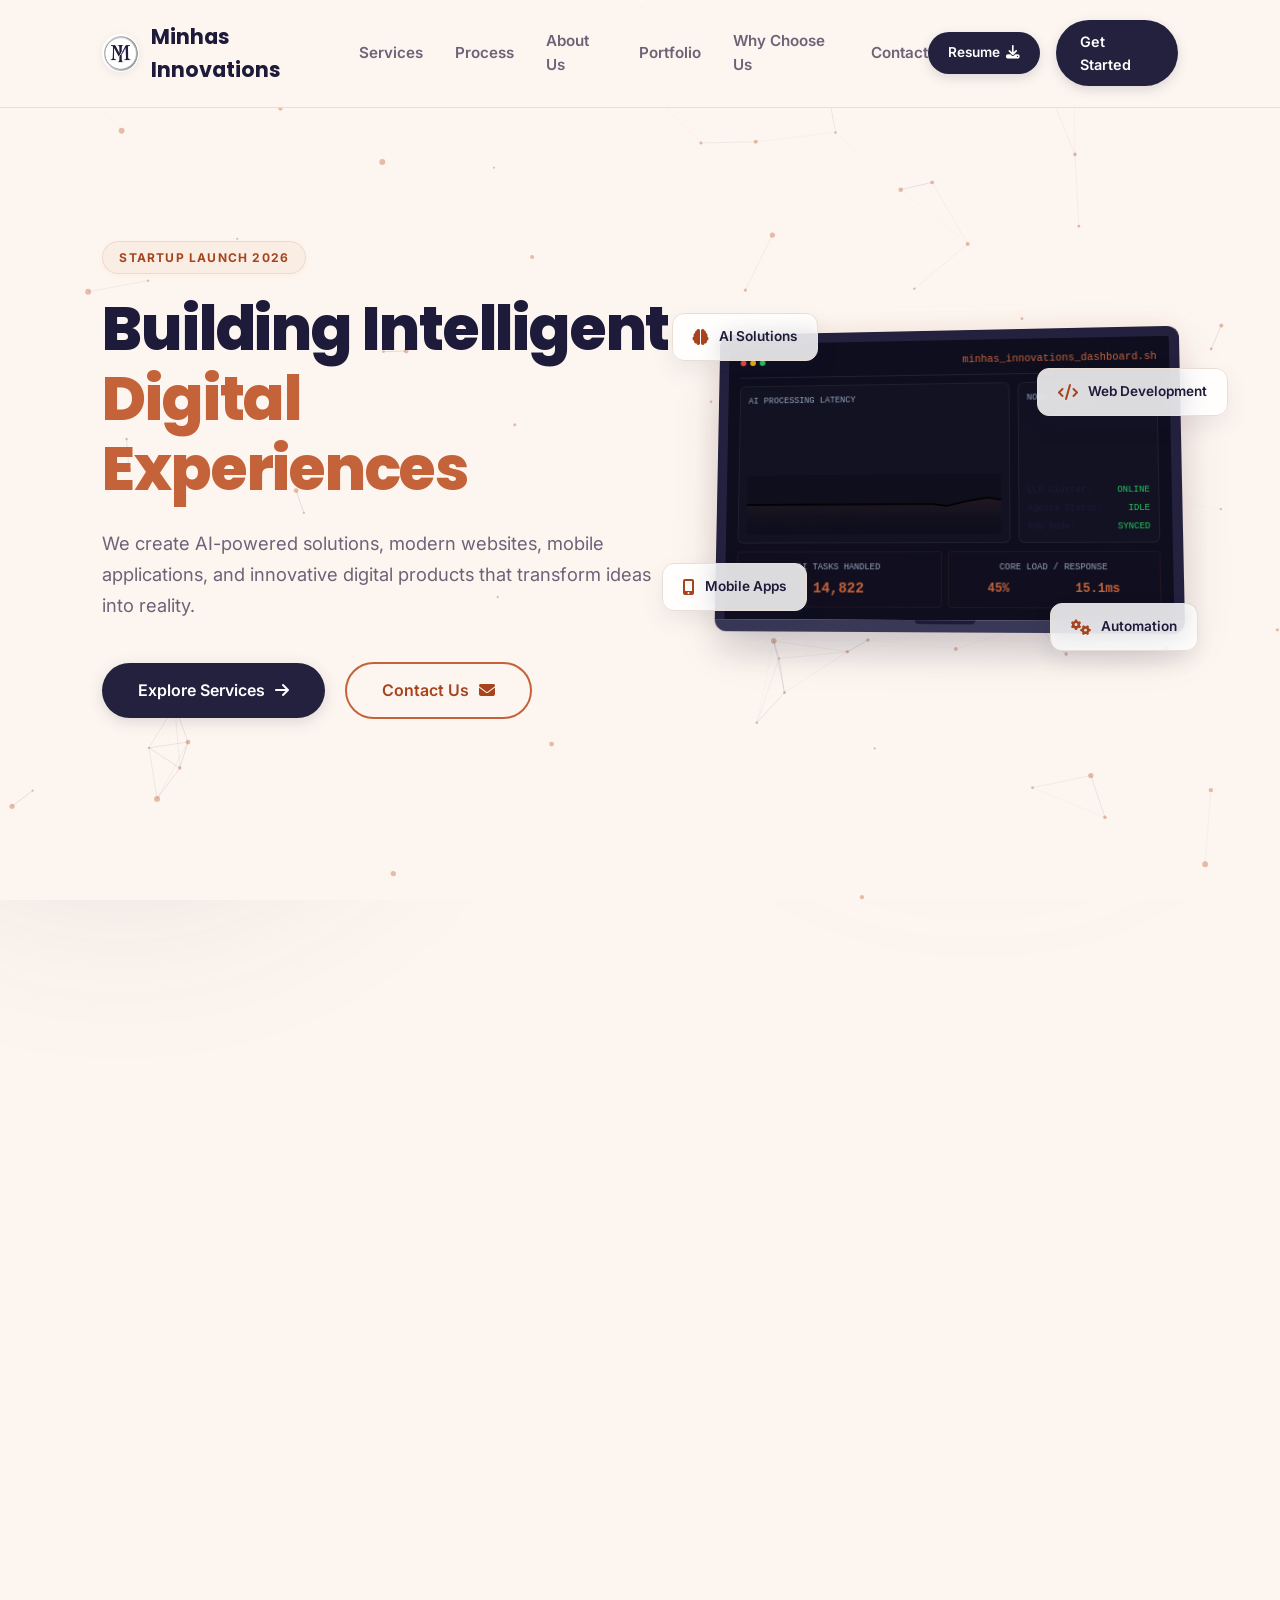
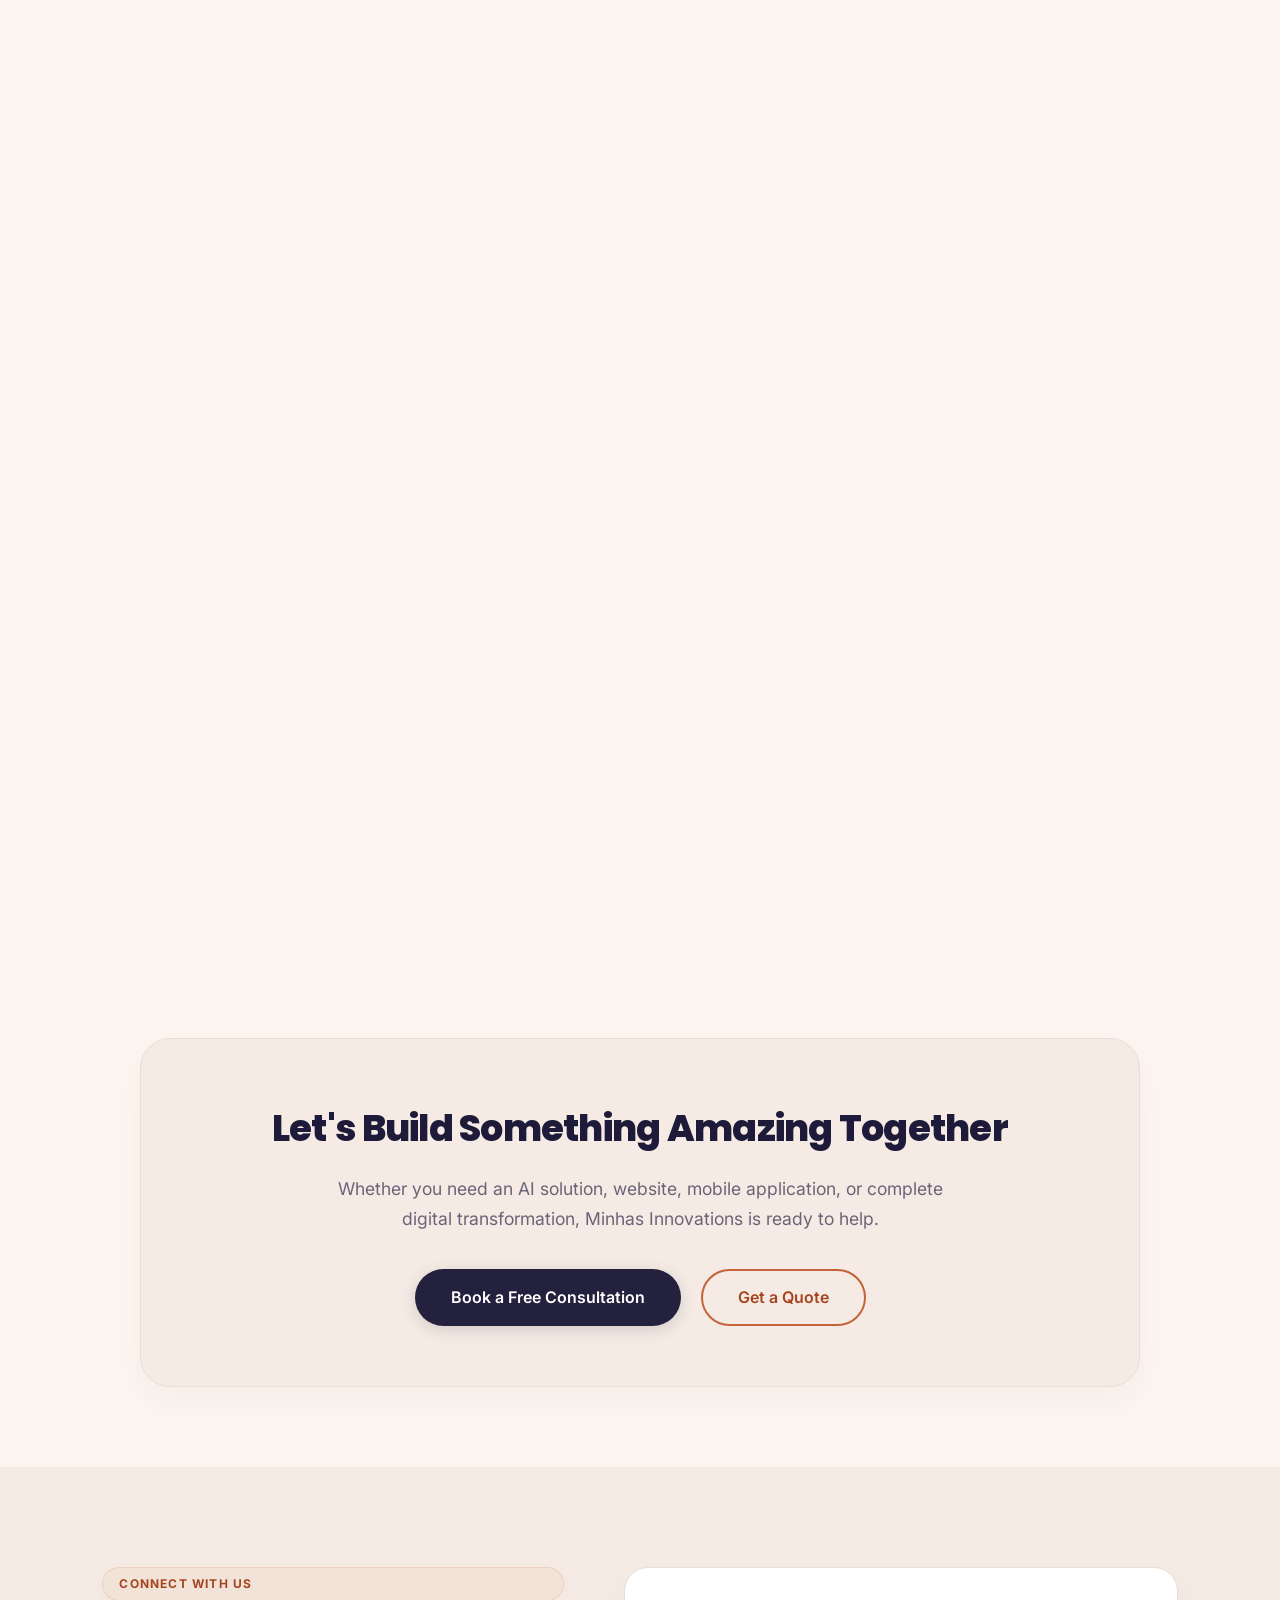
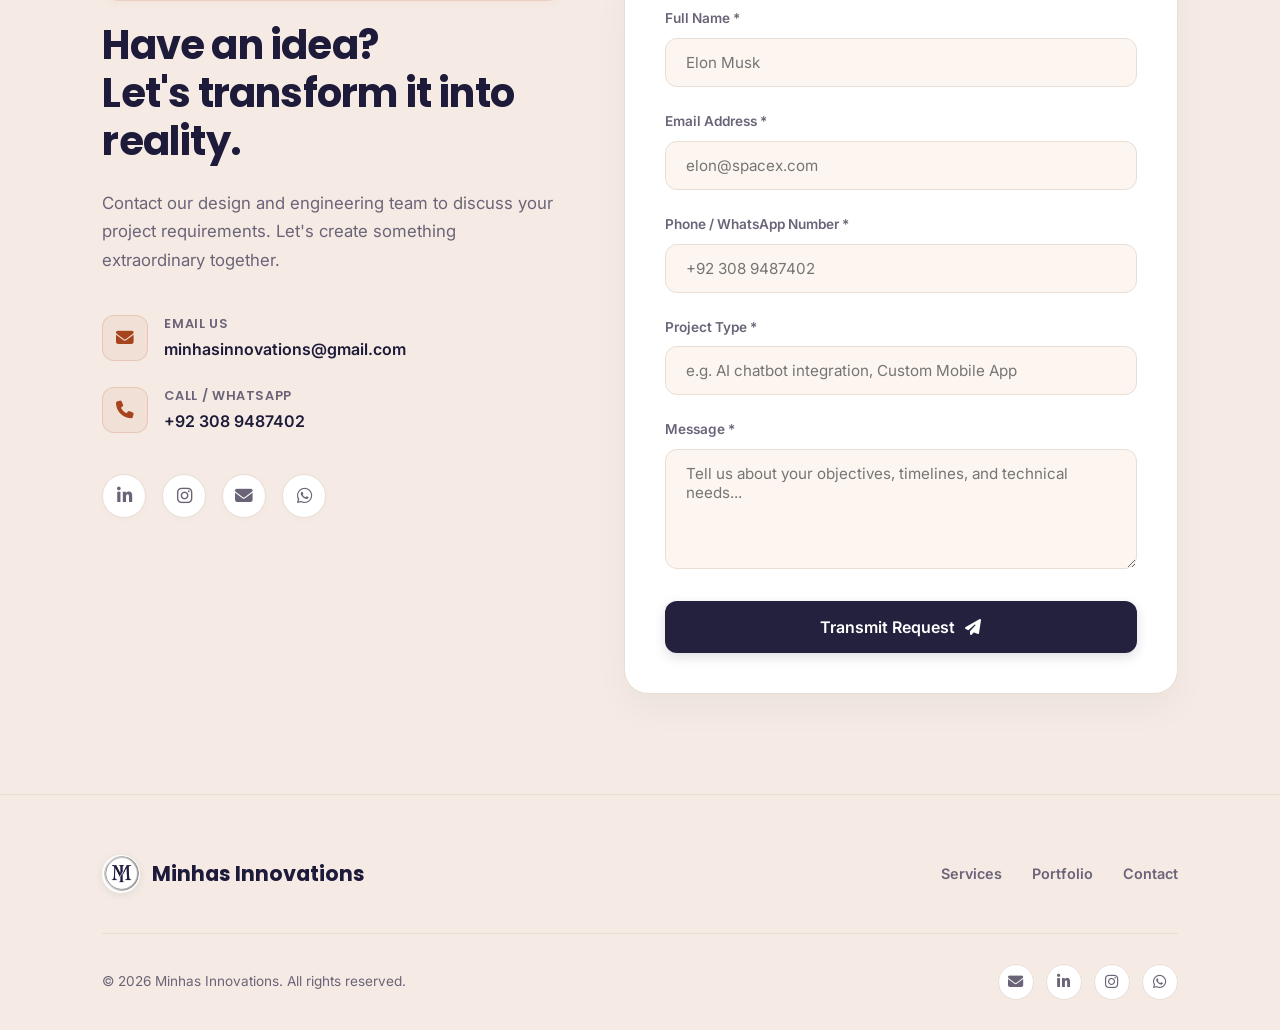
<file: index.html>
<!DOCTYPE html>
<html lang="en">

<head>
  <meta charset="UTF-8">
  <meta name="viewport" content="width=device-width, initial-scale=1.0">
  <title>Minhas Innovations | Building Intelligent Digital Experiences</title>

  <!-- Favicon -->
  <link rel="icon" type="image/x-icon" href="assets/logo.jpg">

  <!-- Canonical URL -->
  <link rel="canonical" href="https://minhasinnovations.com/">

  <!-- SEO Meta Tags -->
  <meta name="description"
    content="We create AI-powered solutions, modern websites, mobile applications, and innovative digital products that transform ideas into reality. Discover services by Minhas Innovations.">
  <meta name="keywords"
    content="Minhas Innovations, AI Solutions, Web Development, Mobile Apps, UI/UX Design, Digital Automation, Tech Startup, Flutter, Python, OpenCV">
  <meta name="author" content="Minhas Innovations">
  <meta name="robots" content="index, follow">

  <!-- Open Graph / Facebook -->
  <meta property="og:type" content="website">
  <meta property="og:url" content="https://minhasinnovations.com/">
  <meta property="og:title" content="Minhas Innovations | Building Intelligent Digital Experiences">
  <meta property="og:description"
    content="We combine artificial intelligence, custom software, and responsive web design to build premium digital systems.">
  <meta property="og:image" content="https://minhasinnovations.com/assets/logo.jpg">

  <!-- Twitter Card -->
  <meta property="twitter:card" content="summary_large_image">
  <meta property="twitter:url" content="https://minhasinnovations.com/">
  <meta property="twitter:title" content="Minhas Innovations | Building Intelligent Digital Experiences">
  <meta property="twitter:description"
    content="We combine artificial intelligence, custom software, and responsive web design to build premium digital systems.">
  <meta property="twitter:image" content="https://minhasinnovations.com/assets/logo.jpg">

  <!-- Structured Data (JSON-LD) for SEO -->
  <script type="application/ld+json">
  {
    "@context": "https://schema.org",
    "@type": "Organization",
    "name": "Minhas Innovations",
    "url": "https://minhasinnovations.com/",
    "logo": "https://minhasinnovations.com/assets/logo.jpg",
    "description": "Premium technology agency providing custom AI Solutions, Web Applications, Mobile App Development, UI/UX Design, and Digital Automation.",
    "contactPoint": {
      "@type": "ContactPoint",
      "telephone": "+92 308 9487402",
      "contactType": "customer support",
      "email": "minhasinnovations@gmail.com"
    },
    "sameAs": [
      "https://www.linkedin.com/in/zill-e-huma-minhas-4337a2371",
      "https://www.instagram.com/minhas.innovations/"
    ]
  }
  </script>

  <!-- FontAwesome for Premium Icons -->
  <link rel="stylesheet" href="https://cdnjs.cloudflare.com/ajax/libs/font-awesome/6.4.0/css/all.min.css">

  <!-- Main Stylesheet -->
  <link rel="stylesheet" href="style.css">
</head>

<body>

  <!-- Skip Link for Keyboard Navigation -->
  <a href="#services" class="skip-link">Skip to main content</a>

  <!-- ==========================================
       PREMIUM INTRO LOAD SCREEN
       ========================================== -->
  <div id="loader" role="status" aria-live="polite" aria-label="Loading Minhas Innovations Website">
    <canvas id="loader-particles" aria-hidden="true"></canvas>
    <div class="loader-content">
      <div class="loader-logo-wrapper">
        <div class="loader-ring"></div>
        <div class="loader-logo-container">
          <img class="loader-logo" src="assets/logo.jpg" alt="Minhas Innovations Logo Monogram">
        </div>
      </div>
      <div class="loader-title">Minhas Innovations</div>
      <p class="loader-slogan">Building Intelligent Digital Experiences</p>
      <div id="loader-percent">0%</div>
      <div class="loader-bar">
        <div class="loader-progress"></div>
      </div>
    </div>
  </div>

  <!-- Background Glowing Orbs -->
  <div class="glow-orb orb-1" aria-hidden="true"></div>
  <div class="glow-orb orb-2" aria-hidden="true"></div>
  <div class="glow-orb orb-3" aria-hidden="true"></div>

  <!-- ==========================================
       NAVIGATION BAR
       ========================================== -->
  <header>
    <a href="#hero" class="nav-brand" aria-label="Minhas Innovations Homepage">
      <div class="brand-logo-circle">
        <img src="assets/logo.jpg" alt="MI Monogram logo">
      </div>
      <span class="brand-name">Minhas Innovations</span>
    </a>

    <nav class="nav-menu" aria-label="Main Navigation">
      <a href="#services" class="nav-link">Services</a>
      <a href="#process" class="nav-link">Process</a>
      <a href="#about" class="nav-link">About Us</a>
      <a href="#portfolio" class="nav-link">Portfolio</a>
      <a href="#why-us-comparison" class="nav-link">Why Choose Us</a>
      <a href="#contact" class="nav-link">Contact</a>
    </nav>

    <div style="display: flex; align-items: center; gap: 16px;">
      <a href="assets/resume.pdf" download="Huma-Resume.pdf" class="btn-resume">
        Resume <i class="fa-solid fa-download"></i>
      </a>
      <a href="#consultation" class="nav-btn">Get Started</a>
      <button class="nav-toggle" aria-label="Toggle navigation menu" aria-expanded="false">
        <i class="fa-solid fa-bars"></i>
      </button>
    </div>
  </header>

  <!-- ==========================================
       HERO SECTION
       ========================================== -->
  <section id="hero">
    <canvas id="hero-particles" aria-hidden="true"></canvas>

    <div class="hero-content">
      <span class="badge">StartUp Launch 2026</span>
      <h1 class="hero-title">Building Intelligent <span>Digital Experiences</span></h1>
      <p class="hero-desc">
        We create AI-powered solutions, modern websites, mobile applications, and innovative digital products that
        transform ideas into reality.
      </p>
      <div class="hero-actions">
        <a href="#services" class="btn-primary">
          Explore Services <i class="fa-solid fa-arrow-right"></i>
        </a>
        <a href="#contact" class="btn-secondary">
          Contact Us <i class="fa-solid fa-envelope"></i>
        </a>
      </div>
    </div>

    <div class="hero-visual">
      <div class="workspace-container">
        <!-- Floating Glass Panels with core technologies -->
        <div class="floating-panel fp-1" aria-hidden="true">
          <i class="fa-solid fa-brain"></i> AI Solutions
        </div>
        <div class="floating-panel fp-2" aria-hidden="true">
          <i class="fa-solid fa-code"></i> Web Development
        </div>
        <div class="floating-panel fp-3" aria-hidden="true">
          <i class="fa-solid fa-mobile-screen-button"></i> Mobile Apps
        </div>
        <div class="floating-panel fp-4" aria-hidden="true">
          <i class="fa-solid fa-gears"></i> Automation
        </div>

        <!-- Interactive HTML/CSS/JS Laptop Mockup -->
        <div class="laptop-mockup" aria-hidden="true">
          <div class="laptop-screen">
            <div class="laptop-screen-content">
              <div class="dashboard-header">
                <div class="dash-dots">
                  <div class="dash-dot red"></div>
                  <div class="dash-dot yellow"></div>
                  <div class="dash-dot green"></div>
                </div>
                <span>minhas_innovations_dashboard.sh</span>
              </div>

              <div class="dashboard-grid">
                <div class="dash-panel">
                  <span class="chart-title">AI Processing Latency</span>
                  <canvas id="dash-canvas" class="dash-canvas"></canvas>
                </div>
                <div class="dash-panel">
                  <span class="chart-title">Node Metrics</span>
                  <div class="status-list">
                    <div class="status-item">LLM Cluster: <span class="status-green">ONLINE</span></div>
                    <div class="status-item">Agents Status: <span class="status-green">IDLE</span></div>
                    <div class="status-item">RAG Node: <span class="status-green">SYNCED</span></div>
                  </div>
                </div>
              </div>

              <div class="metrics-row">
                <div class="metric-card">
                  <span class="chart-title">AI Tasks Handled</span>
                  <div id="db-tasks" class="metric-val">14,820</div>
                </div>
                <div class="metric-card">
                  <span class="chart-title">Core load / Response</span>
                  <div style="display:flex; justify-content:space-around; align-items:center; margin-top:2px;">
                    <span id="db-cpu" class="metric-val" style="font-size:0.75rem;">36%</span>
                    <span id="db-latency" class="metric-val" style="font-size:0.75rem;">14.2ms</span>
                  </div>
                </div>
              </div>
            </div>
          </div>
          <div class="laptop-base"></div>
        </div>
      </div>
    </div>
  </section>

  <!-- ==========================================
       SERVICES SECTION
       ========================================== -->
  <section id="services" class="animate-on-scroll">
    <div class="section-header">
      <span class="badge">Services We Deliver</span>
      <h2 class="section-title">Our Technical Capabilities</h2>
      <p class="section-desc">We leverage cutting-edge tools and artificial intelligence to design and scale
        next-generation digital architecture.</p>
    </div>

    <div class="services-grid">
      <!-- 1. AI Solutions -->
      <div class="service-card">
        <div class="service-icon-wrapper">
          <i class="fa-solid fa-brain"></i>
        </div>
        <h3>AI Solutions</h3>
        <ul class="service-list">
          <li class="service-item"><i class="fa-solid fa-circle-check"></i> AI Chatbots</li>
          <li class="service-item"><i class="fa-solid fa-circle-check"></i> AI Agents</li>
          <li class="service-item"><i class="fa-solid fa-circle-check"></i> AI Automation</li>
          <li class="service-item"><i class="fa-solid fa-circle-check"></i> RAG Systems</li>
          <li class="service-item"><i class="fa-solid fa-circle-check"></i> AI Integration</li>
        </ul>
      </div>

      <!-- 2. Web Development -->
      <div class="service-card">
        <div class="service-icon-wrapper">
          <i class="fa-solid fa-code"></i>
        </div>
        <h3>Web Development</h3>
        <ul class="service-list">
          <li class="service-item"><i class="fa-solid fa-circle-check"></i> Business Websites</li>
          <li class="service-item"><i class="fa-solid fa-circle-check"></i> Portfolio Websites</li>
          <li class="service-item"><i class="fa-solid fa-circle-check"></i> E-Commerce</li>
          <li class="service-item"><i class="fa-solid fa-circle-check"></i> Admin Dashboards</li>
          <li class="service-item"><i class="fa-solid fa-circle-check"></i> Custom Web Applications</li>
        </ul>
      </div>

      <!-- 3. Mobile App Development -->
      <div class="service-card">
        <div class="service-icon-wrapper">
          <i class="fa-solid fa-mobile-screen-button"></i>
        </div>
        <h3>Mobile App Development</h3>
        <ul class="service-list">
          <li class="service-item"><i class="fa-solid fa-circle-check"></i> Android Applications</li>
          <li class="service-item"><i class="fa-solid fa-circle-check"></i> Flutter Applications</li>
          <li class="service-item"><i class="fa-solid fa-circle-check"></i> Cross Platform Apps</li>
          <li class="service-item"><i class="fa-solid fa-circle-check"></i> Firebase Integration</li>
        </ul>
      </div>

      <!-- 4. UI/UX Design -->
      <div class="service-card">
        <div class="service-icon-wrapper">
          <i class="fa-solid fa-wand-magic-sparkles"></i>
        </div>
        <h3>UI/UX Design</h3>
        <ul class="service-list">
          <li class="service-item"><i class="fa-solid fa-circle-check"></i> Wireframes</li>
          <li class="service-item"><i class="fa-solid fa-circle-check"></i> Prototypes</li>
          <li class="service-item"><i class="fa-solid fa-circle-check"></i> Design Systems</li>
          <li class="service-item"><i class="fa-solid fa-circle-check"></i> Responsive Interfaces</li>
        </ul>
      </div>

      <!-- 5. Digital Automation -->
      <div class="service-card">
        <div class="service-icon-wrapper">
          <i class="fa-solid fa-gears"></i>
        </div>
        <h3>Digital Automation</h3>
        <ul class="service-list">
          <li class="service-item"><i class="fa-solid fa-circle-check"></i> Workflow Automation</li>
          <li class="service-item"><i class="fa-solid fa-circle-check"></i> Business Process Automation</li>
          <li class="service-item"><i class="fa-solid fa-circle-check"></i> API Integrations</li>
          <li class="service-item"><i class="fa-solid fa-circle-check"></i> Productivity Solutions</li>
        </ul>
      </div>

      <!-- 6. WordPress Development -->
      <div class="service-card">
        <div class="service-icon-wrapper">
          <i class="fa-brands fa-wordpress"></i>
        </div>
        <h3>WordPress Development</h3>
        <ul class="service-list">
          <li class="service-item"><i class="fa-solid fa-circle-check"></i> Custom WordPress Websites</li>
          <li class="service-item"><i class="fa-solid fa-circle-check"></i> Theme Customization</li>
          <li class="service-item"><i class="fa-solid fa-circle-check"></i> Plugin Integration</li>
          <li class="service-item"><i class="fa-solid fa-circle-check"></i> CMS Solutions</li>
          <li class="service-item"><i class="fa-solid fa-circle-check"></i> Blogs & Business Sites</li>
        </ul>
      </div>
    </div>
  </section>

  <!-- ==========================================
       CLIENT PROCESS SECTION (Timeline)
       ========================================== -->
  <section id="process" class="animate-on-scroll">
    <div class="section-header">
      <span class="badge">How We Work</span>
      <h2 class="section-title">The Client Process</h2>
      <p class="section-desc">A structured engineering process from initial discussion to live deployment and active
        maintenance support.</p>
    </div>

    <div class="timeline-container">
      <!-- Step 1 -->
      <div class="timeline-card animate-on-scroll">
        <div class="timeline-step">Step 1</div>
        <h3>Requirement Discussion</h3>
        <p>Aligning objectives, defining software requirements, project scale, and final features list definition.</p>
      </div>
      <!-- Step 2 -->
      <div class="timeline-card animate-on-scroll">
        <div class="timeline-step">Step 2</div>
        <h3>Planning & Research</h3>
        <p>Market research, selecting appropriate tech stacks, creating architectural layouts, and establishing project
          plans.</p>
      </div>
      <!-- Step 3 -->
      <div class="timeline-card animate-on-scroll">
        <div class="timeline-step">Step 3</div>
        <h3>UI/UX Design</h3>
        <p>Wireframes and interactive mockups development, styling branding tokens, and aligning user experience paths.
        </p>
      </div>
      <!-- Step 4 -->
      <div class="timeline-card animate-on-scroll">
        <div class="timeline-step">Step 4</div>
        <h3>Development & Testing</h3>
        <p>Coding frontend interfaces, backing custom database tables, running clean tests, and optimizing performance.
        </p>
      </div>
      <!-- Step 5 -->
      <div class="timeline-card animate-on-scroll">
        <div class="timeline-step">Step 5</div>
        <h3>Deployment & Support</h3>
        <p>Setting systems live on fast production servers, monitoring stability, and providing continuous operational
          updates.</p>
      </div>
    </div>
  </section>

  <!-- ==========================================
       ABOUT SECTION
       ========================================== -->
  <section id="about" class="animate-on-scroll">
    <div class="about-content">
      <span class="badge">Who We Are</span>
      <h2 class="about-title">Commercial & Academic Software Development.</h2>
      <p class="about-text">
        At Minhas Innovations, we combine creativity, technology, and artificial intelligence to build digital solutions
        that help businesses grow. We develop tailored solutions for both **academic and commercial clients**, bringing
        high quality, security, and responsive layouts to every single product.
      </p>

      <div class="about-stats">
        <div class="stat-item">
          <div class="stat-num" data-target="10">0+</div>
          <div class="stat-label">Completed Projects</div>
        </div>
        <div class="stat-item">
          <div class="stat-num" data-target="2">0+</div>
          <div class="stat-label">Client Projects</div>
        </div>
        <div class="stat-item">
          <div class="stat-num" data-target="8">0+</div>
          <div class="stat-label">Academic Projects</div>
        </div>
        <div class="stat-item">
          <div class="stat-num" data-target="100">0%</div>
          <div class="stat-label">Dedication</div>
        </div>
      </div>
    </div>

    <div class="about-visual" aria-hidden="true">
      <canvas id="about-canvas" class="about-canvas"></canvas>
      <div class="center-node">
        <div class="center-node-inner">
          <img src="assets/logo.jpg" alt="MI Core Node emblem logo" loading="lazy">
        </div>
      </div>
      <div class="satellite-node sn-1"><i class="fa-solid fa-robot"></i></div>
      <div class="satellite-node sn-2"><i class="fa-solid fa-terminal"></i></div>
      <div class="satellite-node sn-3"><i class="fa-solid fa-globe"></i></div>
      <div class="satellite-node sn-4"><i class="fa-solid fa-mobile"></i></div>
    </div>
  </section>

  <!-- ==========================================
       PORTFOLIO SECTION
       ========================================== -->
  <section id="portfolio" class="animate-on-scroll">
    <div class="section-header">
      <span class="badge">Case Studies</span>
      <h2 class="section-title">Projects Portfolio</h2>
      <p class="section-desc">Showcasing our completed academic achievements and premium custom commercial client
        integrations.</p>
    </div>

    <!-- Category Filter controls -->
    <div class="portfolio-filters">
      <button class="filter-btn active" data-filter="all">All Projects</button>
      <button class="filter-btn" data-filter="academic">Academic Projects</button>
      <button class="filter-btn" data-filter="client">Client Projects</button>
    </div>

    <div class="portfolio-grid">

      <!-- ================= CLIENT PROJECTS ================= -->
      <!-- Project 1: Smart Attendance System -->
      <div class="portfolio-card" tabindex="0" role="button" aria-label="Smart Attendance System - View Details"
        data-category="client" data-category-label="Client Project" data-title="Smart Attendance System"
        data-desc="Modern attendance management system featuring digital records tracking, real-time reporting dashboards, and automated verification."
        data-features="Biometric scan integrations|Automated latency/tardy reporting|Cloud-sync digital records|Admin controls panel"
        data-tech="Python|OpenCV Face Recognition|PostgreSQL|React.JS">
        <div class="portfolio-media">
          <div class="css-art-cover">
            <div class="css-art-grid"></div>
            <div class="css-art-glow"></div>
            <i class="fa-solid fa-fingerprint css-art-icon"></i>
          </div>
          <div class="portfolio-overlay">
            <div class="portfolio-tags">
              <span class="portfolio-tag">Client Project</span>
              <span class="portfolio-tag">React.js</span>
            </div>
          </div>
        </div>
        <div class="portfolio-content">
          <h3 class="portfolio-title">Smart Attendance System</h3>
          <p class="portfolio-desc">Modern attendance management system with digital records, reporting dashboard, and
            automated tracking.</p>
          <div class="card-action-btn">View details <i class="fa-solid fa-arrow-right"></i></div>
        </div>
      </div>

      <!-- Project 2: EGC Health Website -->
      <div class="portfolio-card" tabindex="0" role="button" aria-label="EGC Health Website - View Details"
        data-category="client" data-category-label="Client Project" data-title="EGC Health Website"
        data-desc="Healthcare platform featuring visual patient metrics, database records management, responsive admin layouts, and appointment booking hooks."
        data-features="Patient information logs|Interactive diagnostic charts|Responsive patient portal|Encrypted HIPAA compliance standards"
        data-tech="ReactJS|Node.js|Chart.js|SQLite">
        <div class="portfolio-media">
          <div class="css-art-cover">
            <div class="css-art-grid"></div>
            <div class="css-art-glow"></div>
            <i class="fa-solid fa-heart-pulse css-art-icon"></i>
          </div>
          <div class="portfolio-overlay">
            <div class="portfolio-tags">
              <span class="portfolio-tag">Client Project</span>
              <span class="portfolio-tag">Node.js</span>
            </div>
          </div>
        </div>
        <div class="portfolio-content">
          <h3 class="portfolio-title">EGC Health Website</h3>
          <p class="portfolio-desc">Healthcare management platform featuring real-time data visualization, responsive
            dashboard, and patient information management.</p>
          <div class="card-action-btn">View details <i class="fa-solid fa-arrow-right"></i></div>
        </div>
      </div>

      <!-- ================= ACADEMIC PROJECTS ================= -->
      <!-- Project 3: Smart Meeting Minutes Generator -->
      <div class="portfolio-card" tabindex="0" role="button" aria-label="Smart Meeting Minutes Generator - View Details"
        data-category="academic" data-category-label="Academic Project" data-title="Smart Meeting Minutes Generator"
        data-desc="AI-powered meeting assistant that performs speech-to-text, AI summarization, semantic analysis, meeting minutes generation, task extraction, and PDF export."
        data-features="Audio translation to text|LLM-driven summaries & minutes|Automated deadline extraction|PDF document compilation"
        data-tech="Flutter|Python|Whisper speech-to-text|OpenAI GPT-4">
        <div class="portfolio-media">
          <img src="assets/project_meeting.png" alt="Smart Meeting Minutes Generator dashboard visual" loading="lazy">
          <div class="portfolio-overlay">
            <div class="portfolio-tags">
              <span class="portfolio-tag">Academic Project</span>
              <span class="portfolio-tag">Flutter</span>
              <span class="portfolio-tag">AI/NLP</span>
            </div>
          </div>
        </div>
        <div class="portfolio-content">
          <h3 class="portfolio-title">Smart Meeting Minutes Generator</h3>
          <p class="portfolio-desc">AI-powered meeting assistant with transcription, text summaries, and task action
            items.</p>
          <div class="card-action-btn">View details <i class="fa-solid fa-arrow-right"></i></div>
        </div>
      </div>

      <!-- Project 4: Hotel Management System -->
      <div class="portfolio-card" tabindex="0" role="button" aria-label="Hotel Management System - View Details"
        data-category="academic" data-category-label="Academic Project" data-title="Hotel Management System"
        data-desc="Desktop administration platform tracking customer profiles, bookings details, clean receipts printing, billing history logs, and vacancy trackers."
        data-features="Double-entry booking logging|Room availability monitors|Print receipt generator|MySQL relational connectivity"
        data-tech="Java Swing|JDBC|MySQL">
        <div class="portfolio-media">
          <div class="css-art-cover">
            <div class="css-art-grid"></div>
            <div class="css-art-glow"></div>
            <i class="fa-solid fa-hotel css-art-icon"></i>
          </div>
          <div class="portfolio-overlay">
            <div class="portfolio-tags">
              <span class="portfolio-tag">Academic Project</span>
              <span class="portfolio-tag">Java</span>
              <span class="portfolio-tag">SQL</span>
            </div>
          </div>
        </div>
        <div class="portfolio-content">
          <h3 class="portfolio-title">Hotel Management System</h3>
          <p class="portfolio-desc">Complete hotel management system for bookings, rooms, customers, and administration.
          </p>
          <div class="card-action-btn">View details <i class="fa-solid fa-arrow-right"></i></div>
        </div>
      </div>

      <!-- Project 5: Inventory Management System -->
      <div class="portfolio-card" tabindex="0" role="button" aria-label="Inventory Management System - View Details"
        data-category="academic" data-category-label="Academic Project" data-title="Inventory Management System"
        data-desc="Web application detailing stock inventory levels, supplier channels records, automatic reorder limits warnings, and CSV statistics generators."
        data-features="Automatic low-stock emails|Supplier directory record|Sales invoice generator|CSV/PDF reports exporter"
        data-tech="HTML5/CSS3|PHP|JavaScript|MySQL">
        <div class="portfolio-media">
          <img src="assets/project_webapp.png" alt="Inventory Management interface graphic" loading="lazy">
          <div class="portfolio-overlay">
            <div class="portfolio-tags">
              <span class="portfolio-tag">Academic Project</span>
              <span class="portfolio-tag">PHP</span>
              <span class="portfolio-tag">Web App</span>
            </div>
          </div>
        </div>
        <div class="portfolio-content">
          <h3 class="portfolio-title">Inventory Management System</h3>
          <p class="portfolio-desc">Web-based inventory tracking, real-time restocking, and analytics reporting
            solution.</p>
          <div class="card-action-btn">View details <i class="fa-solid fa-arrow-right"></i></div>
        </div>
      </div>

      <!-- Project 6: Car Rental System -->
      <div class="portfolio-card" tabindex="0" role="button" aria-label="Car Rental System - View Details"
        data-category="academic" data-category-label="Academic Project" data-title="Car Rental System"
        data-desc="Desktop program hosting rental bookings indexes, car statuses tracking, damage reports archives, and client licensing validation details."
        data-features="Flexible booking schedule grid|Fleet database monitor|Billing & invoice processing|Interactive support logs"
        data-tech="C#|Windows Forms|.NET|SQL Server">
        <div class="portfolio-media">
          <div class="css-art-cover">
            <div class="css-art-grid"></div>
            <div class="css-art-glow"></div>
            <i class="fa-solid fa-car css-art-icon"></i>
          </div>
          <div class="portfolio-overlay">
            <div class="portfolio-tags">
              <span class="portfolio-tag">Academic Project</span>
              <span class="portfolio-tag">C#</span>
              <span class="portfolio-tag">SQL Server</span>
            </div>
          </div>
        </div>
        <div class="portfolio-content">
          <h3 class="portfolio-title">Car Rental System</h3>
          <p class="portfolio-desc">Desktop application for managing car rental operations, vehicle statuses, and
            invoices.</p>
          <div class="card-action-btn">View details <i class="fa-solid fa-arrow-right"></i></div>
        </div>
      </div>

      <!-- Project 7: Tasbeeh App -->
      <div class="portfolio-card" tabindex="0" role="button" aria-label="Tasbeeh App - View Details"
        data-category="academic" data-category-label="Academic Project" data-title="Tasbeeh App"
        data-desc="Mobile companion displaying multiple tasbeeh digital arrays, goal counter settings, physical vibrate feedback markers, and night mode configurations."
        data-features="Multi-category target counters|Target alert haptic vibrations|Clean material theme options|Session progress statistics"
        data-tech="Android Java|XML Layouts|Android SDK">
        <div class="portfolio-media">
          <img src="assets/project_mobileapp.png" alt="Tasbeeh Mobile application mockup views" loading="lazy">
          <div class="portfolio-overlay">
            <div class="portfolio-tags">
              <span class="portfolio-tag">Academic Project</span>
              <span class="portfolio-tag">Android</span>
              <span class="portfolio-tag">Mobile</span>
            </div>
          </div>
        </div>
        <div class="portfolio-content">
          <h3 class="portfolio-title">Tasbeeh App</h3>
          <p class="portfolio-desc">Mobile Islamic tasbeeh counter app featuring target vibration feedback and a clean
            user interface.</p>
          <div class="card-action-btn">View details <i class="fa-solid fa-arrow-right"></i></div>
        </div>
      </div>

      <!-- Project 8: BMI Calculator -->
      <div class="portfolio-card" tabindex="0" role="button" aria-label="BMI Calculator - View Details"
        data-category="academic" data-category-label="Academic Project" data-title="BMI Calculator"
        data-desc="Android application that calculates Body Mass Index on both metric and imperial configurations, outputting a descriptive clinical analysis."
        data-features="Metric / Imperial config options|Dynamic color-coded diagnostic indicator|Historical weight tracker|Standard WHO charts reference"
        data-tech="Android Java|Material Design|XML">
        <div class="portfolio-media">
          <div class="css-art-cover">
            <div class="css-art-grid"></div>
            <div class="css-art-glow"></div>
            <i class="fa-solid fa-weight-scale css-art-icon"></i>
          </div>
          <div class="portfolio-overlay">
            <div class="portfolio-tags">
              <span class="portfolio-tag">Academic Project</span>
              <span class="portfolio-tag">Android</span>
              <span class="portfolio-tag">Java SDK</span>
            </div>
          </div>
        </div>
        <div class="portfolio-content">
          <h3 class="portfolio-title">BMI Calculator</h3>
          <p class="portfolio-desc">Android application for calculating Body Mass Index, tracking statistics, and
            reporting health levels.</p>
          <div class="card-action-btn">View details <i class="fa-solid fa-arrow-right"></i></div>
        </div>
      </div>

      <!-- Project 9: Scientific Calculator -->
      <div class="portfolio-card" tabindex="0" role="button" aria-label="Scientific Calculator - View Details"
        data-category="academic" data-category-label="Academic Project" data-title="Scientific Calculator"
        data-desc="Desktop calculator application supporting complex engineering equations, memory indexing operations, trignometric modules, and logging tabs."
        data-features="Equation stack parser|Trigonometry and algebra functions|Memory variables store|Operational history logs"
        data-tech="C# WinForms|.NET Framework">
        <div class="portfolio-media">
          <div class="css-art-cover">
            <div class="css-art-grid"></div>
            <div class="css-art-glow"></div>
            <i class="fa-solid fa-calculator css-art-icon"></i>
          </div>
          <div class="portfolio-overlay">
            <div class="portfolio-tags">
              <span class="portfolio-tag">Academic Project</span>
              <span class="portfolio-tag">C#</span>
              <span class="portfolio-tag">Desktop</span>
            </div>
          </div>
        </div>
        <div class="portfolio-content">
          <h3 class="portfolio-title">Scientific Calculator</h3>
          <p class="portfolio-desc">Desktop calculator supporting advanced mathematical calculations and function
            stacks.</p>
          <div class="card-action-btn">View details <i class="fa-solid fa-arrow-right"></i></div>
        </div>
      </div>

      <!-- Project 10: Face Detection System -->
      <div class="portfolio-card" tabindex="0" role="button" aria-label="Face Detection System - View Details"
        data-category="academic" data-category-label="Academic Project" data-title="Face Detection System"
        data-desc="Real-time camera feed face boundary tracking program using cascade classifiers, bounding markers, and latency trackers."
        data-features="Live webcam capture feed|Multi-face bounding box tracking|Haar cascade classifier detection|Custom FPS latency output"
        data-tech="Python|OpenCV|NumPy">
        <div class="portfolio-media">
          <img src="assets/project_chatbot.png" alt="AI Face Tracking graphic preview image" loading="lazy">
          <div class="portfolio-overlay">
            <div class="portfolio-tags">
              <span class="portfolio-tag">Academic Project</span>
              <span class="portfolio-tag">Python</span>
              <span class="portfolio-tag">OpenCV</span>
            </div>
          </div>
        </div>
        <div class="portfolio-content">
          <h3 class="portfolio-title">Face Detection System</h3>
          <p class="portfolio-desc">Real-time computer vision application for face detection, boundaries scanning, and
            multitracking.</p>
          <div class="card-action-btn">View details <i class="fa-solid fa-arrow-right"></i></div>
        </div>
      </div>

    </div>
  </section>

  <!-- ==========================================
       TECH STACK SECTION
       ========================================== -->
  <section id="tech-stack" class="animate-on-scroll">
    <div class="section-header">
      <span class="badge">Technologies We Use</span>
      <h2 class="section-title">Our Technical Stack</h2>
      <p class="section-desc">A compilation of languages, libraries, and frameworks we harness to deploy next-generation
        software.</p>
    </div>

    <div class="tech-grid">
      <!-- Languages -->
      <div class="tech-category">
        <h3>Languages</h3>
        <div class="tech-badges-list">
          <div class="tech-badge"><i class="fa-brands fa-java"></i> Java</div>
          <div class="tech-badge"><i class="fa-brands fa-python"></i> Python</div>
          <div class="tech-badge"><i class="fa-solid fa-code"></i> C#</div>
          <div class="tech-badge"><i class="fa-brands fa-js"></i> JavaScript</div>
          <div class="tech-badge"><i class="fa-brands fa-php"></i> PHP</div>
          <div class="tech-badge"><i class="fa-brands fa-html5"></i> HTML5</div>
          <div class="tech-badge"><i class="fa-brands fa-css3-alt"></i> CSS3</div>
        </div>
      </div>

      <!-- Frameworks -->
      <div class="tech-category">
        <h3>Frameworks</h3>
        <div class="tech-badges-list">
          <div class="tech-badge"><i class="fa-solid fa-mobile-screen"></i> Flutter</div>
          <div class="tech-badge"><i class="fa-solid fa-fire"></i> Firebase</div>
          <div class="tech-badge"><i class="fa-solid fa-eye"></i> OpenCV</div>
        </div>
      </div>

      <!-- AI Technologies -->
      <div class="tech-category">
        <h3>AI & Tech</h3>
        <div class="tech-badges-list">
          <div class="tech-badge"><i class="fa-solid fa-brain"></i> AI</div>
          <div class="tech-badge"><i class="fa-solid fa-network-wired"></i> Machine Learning</div>
          <div class="tech-badge"><i class="fa-solid fa-language"></i> NLP</div>
          <li class="tech-badge" style="list-style:none;"><i class="fa-solid fa-microphone-lines"></i> Speech-to-Text
          </li>
          <div class="tech-badge"><i class="fa-solid fa-database"></i> RAG</div>
          <div class="tech-badge"><i class="fa-solid fa-gears"></i> Automation</div>
        </div>
      </div>

      <!-- Tools -->
      <div class="tech-category">
        <h3>Tools</h3>
        <div class="tech-badges-list">
          <div class="tech-badge"><i class="fa-brands fa-git-alt"></i> Git</div>
          <div class="tech-badge"><i class="fa-solid fa-terminal"></i> VS Code</div>
          <div class="tech-badge"><i class="fa-solid fa-robot"></i> Android Studio</div>
          <div class="tech-badge"><i class="fa-solid fa-laptop-code"></i> Visual Studio</div>
          <div class="tech-badge"><i class="fa-brands fa-figma"></i> Figma</div>
        </div>
      </div>
    </div>
  </section>

  <!-- ==========================================
       WHY CHOOSE US COMPARISON SECTION
       ========================================== -->
  <section id="why-us-comparison" class="animate-on-scroll">
    <div class="section-header">
      <span class="badge">Value Proposition</span>
      <h2 class="section-title">Why Choose Minhas Innovations</h2>
      <p class="section-desc">Our commitment to excellence combines custom design paradigms with reliable engineering
        practices.</p>
    </div>

    <div class="comparison-grid">
      <!-- Item 1 -->
      <div class="comparison-card">
        <div class="comparison-icon" aria-hidden="true"><i class="fa-solid fa-check"></i></div>
        <div class="comparison-text">
          <h3>Modern Technologies</h3>
          <p>We deploy standard software utilizing modern framework matrices and libraries.</p>
        </div>
      </div>
      <!-- Item 2 -->
      <div class="comparison-card">
        <div class="comparison-icon" aria-hidden="true"><i class="fa-solid fa-check"></i></div>
        <div class="comparison-text">
          <h3>AI-Powered Solutions</h3>
          <p>We integrate machine intelligence and RAG vector indexes to make business tools automated.</p>
        </div>
      </div>
      <!-- Item 3 -->
      <div class="comparison-card">
        <div class="comparison-icon" aria-hidden="true"><i class="fa-solid fa-check"></i></div>
        <div class="comparison-text">
          <h3>Clean Code</h3>
          <p>Code architecture written for clarity, minimizing load delays and future dependencies.</p>
        </div>
      </div>
      <!-- Item 4 -->
      <div class="comparison-card">
        <div class="comparison-icon" aria-hidden="true"><i class="fa-solid fa-check"></i></div>
        <div class="comparison-text">
          <h3>Scalable Architecture</h3>
          <p>Robust database backends engineered to expand as users and transaction capacities grow.</p>
        </div>
      </div>
      <!-- Item 5 -->
      <div class="comparison-card">
        <div class="comparison-icon" aria-hidden="true"><i class="fa-solid fa-check"></i></div>
        <div class="comparison-text">
          <h3>Fast Delivery</h3>
          <p>Coordinated milestone trackers targeting launch plans on short delivery deadlines.</p>
        </div>
      </div>
      <!-- Item 6 -->
      <div class="comparison-card">
        <div class="comparison-icon" aria-hidden="true"><i class="fa-solid fa-check"></i></div>
        <div class="comparison-text">
          <h3>Client Satisfaction</h3>
          <p>Open communication lines prioritizing user requirements and product specifications.</p>
        </div>
      </div>
      <!-- Item 7 -->
      <div class="comparison-card">
        <div class="comparison-icon" aria-hidden="true"><i class="fa-solid fa-check"></i></div>
        <div class="comparison-text">
          <h3>Responsive Design</h3>
          <p>Interfaces rendering fluidly on mobile viewports, tablet screens, and wide monitors.</p>
        </div>
      </div>
      <!-- Item 8 -->
      <div class="comparison-card">
        <div class="comparison-icon" aria-hidden="true"><i class="fa-solid fa-check"></i></div>
        <div class="comparison-text">
          <h3>Continuous Support</h3>
          <p>Continuous troubleshooting, updates, and maintenance cycles for launched systems.</p>
        </div>
      </div>
    </div>
  </section>

  <!-- ==========================================
       CONSULTATION BANNER
       ========================================== -->
  <section id="consultation" class="animate-on-scroll">
    <div class="consult-banner">
      <h2>Let's Build Something Amazing Together</h2>
      <p>Whether you need an AI solution, website, mobile application, or complete digital transformation, Minhas
        Innovations is ready to help.</p>
      <div class="consult-actions">
        <a href="#contact" class="btn-primary">Book a Free Consultation</a>
        <a href="#contact" class="btn-secondary">Get a Quote</a>
      </div>
    </div>
  </section>

  <!-- ==========================================
       CONTACT SECTION
       ========================================== -->
  <section id="contact" class="animate-on-scroll">
    <div class="contact-info">
      <span class="badge">Connect With Us</span>
      <h2 class="contact-cta">Have an idea?<br>Let's transform it into reality.</h2>
      <p class="contact-desc">
        Contact our design and engineering team to discuss your project requirements. Let's create something
        extraordinary together.
      </p>

      <div class="contact-details">
        <!-- Email -->
        <div class="detail-item">
          <div class="detail-icon-wrapper">
            <button class="detail-icon" aria-label="Copy Email" data-copy="minhasinnovations@gmail.com">
              <i class="fa-solid fa-envelope" aria-hidden="true"></i>
            </button>
            <span class="copy-tooltip">Click to Copy</span>
          </div>
          <div class="detail-text">
            <h4>Email Us</h4>
            <p><a href="mailto:minhasinnovations@gmail.com">minhasinnovations@gmail.com</a></p>
          </div>
        </div>
        <!-- Phone -->
        <div class="detail-item">
          <div class="detail-icon-wrapper">
            <button class="detail-icon" aria-label="Copy Phone" data-copy="+92 308 9487402">
              <i class="fa-solid fa-phone" aria-hidden="true"></i>
            </button>
            <span class="copy-tooltip">Click to Copy</span>
          </div>
          <div class="detail-text">
            <h4>Call / WhatsApp</h4>
            <p><a href="https://wa.me/923089487402" target="_blank" rel="noopener noreferrer">+92 308 9487402</a></p>
          </div>
        </div>
      </div>

      <div class="social-links">
        <a href="https://www.linkedin.com/in/zill-e-huma-minhas-4337a2371" class="social-btn" aria-label="LinkedIn"
          target="_blank" rel="noopener noreferrer">
          <i class="fa-brands fa-linkedin-in"></i>
        </a>
        <a href="https://www.instagram.com/minhas.innovations/" class="social-btn" aria-label="Instagram"
          target="_blank" rel="noopener noreferrer">
          <i class="fa-brands fa-instagram"></i>
        </a>
        <a href="mailto:minhasinnovations@gmail.com" class="social-btn" aria-label="Email">
          <i class="fa-solid fa-envelope"></i>
        </a>
        <a href="https://wa.me/923089487402" class="social-btn" aria-label="WhatsApp" target="_blank"
          rel="noopener noreferrer">
          <i class="fa-brands fa-whatsapp"></i>
        </a>
      </div>
    </div>

    <div class="contact-form-container">
      <form id="contact-form" action="#" method="POST" aria-label="Project Request Contact Form">
        <div class="form-group">
          <label for="form-name" class="form-label">Full Name *</label>
          <input type="text" id="form-name" class="form-input" placeholder="Elon Musk" required autocomplete="name">
        </div>
        <div class="form-group">
          <label for="form-email" class="form-label">Email Address *</label>
          <input type="email" id="form-email" class="form-input" placeholder="elon@spacex.com" required
            autocomplete="email">
        </div>
        <div class="form-group">
          <label for="form-phone" class="form-label">Phone / WhatsApp Number *</label>
          <input type="tel" id="form-phone" class="form-input" placeholder="+92 308 9487402" required
            autocomplete="tel">
        </div>
        <div class="form-group">
          <label for="form-subject" class="form-label">Project Type *</label>
          <input type="text" id="form-subject" class="form-input"
            placeholder="e.g. AI chatbot integration, Custom Mobile App" required>
        </div>
        <div class="form-group">
          <label for="form-msg" class="form-label">Message *</label>
          <textarea id="form-msg" class="form-input"
            placeholder="Tell us about your objectives, timelines, and technical needs..." required></textarea>
        </div>

        <!-- Spam honeypot field (hidden from visual users and screen readers, but attractive to bots) -->
        <div class="form-group-honey" style="display: none;" aria-hidden="true">
          <label for="form-honey">Do not fill this field if you are human</label>
          <input type="text" id="form-honey" name="form-honey" tabindex="-1" autocomplete="off">
        </div>

        <button type="submit" class="form-submit-btn">
          <span class="btn-text">Transmit Request</span>
          <i class="fa-solid fa-paper-plane" aria-hidden="true"></i>
        </button>
      </form>

      <!-- Success state overlay -->
      <div id="form-success-overlay" class="form-success-overlay" role="status">
        <div class="success-icon" aria-hidden="true">
          <i class="fa-solid fa-check"></i>
        </div>
        <h3 class="success-title">Message Transmitted</h3>
        <p class="success-text">Your project details were securely transmitted to our intelligence queue. A specialist
          will follow up shortly.</p>
      </div>
    </div>
  </section>

  <!-- ==========================================
       PROJECT DETAIL MODAL (Overlay Container)
       ========================================== -->
  <div id="project-modal" class="modal-overlay" role="dialog" aria-modal="true" aria-labelledby="modal-title">
    <div class="modal-content">
      <button class="modal-close" aria-label="Close modal"><i class="fa-solid fa-xmark"></i></button>

      <div id="modal-media" class="modal-banner">
        <!-- Cloned or dynamically injected media visual goes here -->
      </div>

      <div class="modal-body">
        <div class="modal-header-info">
          <span id="modal-category" class="modal-category-badge">Academic Project</span>
          <span class="modal-status-badge">Completed</span>
        </div>

        <h2 id="modal-title" class="modal-title">Project Title</h2>
        <p id="modal-desc" class="modal-desc">Project description body text...</p>

        <h3 class="modal-section-title">Key Features</h3>
        <ul id="modal-features-list" class="modal-features-list">
          <!-- Injected lists of features -->
        </ul>

        <h3 class="modal-section-title">Technologies</h3>
        <div id="modal-tech-list" class="modal-tech-list">
          <!-- Injected tech badge tags -->
        </div>
      </div>
    </div>
  </div>

  <!-- ==========================================
       BACK TO TOP BUTTON
       ========================================== -->
  <button id="back-to-top" class="back-to-top" aria-label="Scroll back to top">
    <i class="fa-solid fa-chevron-up"></i>
  </button>

  <!-- ==========================================
       FOOTER
       ========================================== -->
  <footer>
    <div class="footer-top">
      <a href="#hero" class="nav-brand" aria-label="Minhas Innovations Brand Home">
        <div class="brand-logo-circle">
          <img src="assets/logo.jpg" alt="MI Logo Footer" loading="lazy">
        </div>
        <span class="brand-name">Minhas Innovations</span>
      </a>

      <div class="footer-links">
        <a href="#services" class="footer-link">Services</a>
        <a href="#portfolio" class="footer-link">Portfolio</a>
        <a href="#contact" class="footer-link">Contact</a>
      </div>
    </div>

    <div class="footer-bottom">
      <span class="copyright">&copy; 2026 Minhas Innovations. All rights reserved.</span>
      <div class="footer-socials">
        <a href="mailto:minhasinnovations@gmail.com" class="footer-social-btn" aria-label="Email">
          <i class="fa-solid fa-envelope"></i>
        </a>
        <a href="https://www.linkedin.com/in/zill-e-huma-minhas-4337a2371" class="footer-social-btn"
          aria-label="LinkedIn" target="_blank" rel="noopener noreferrer">
          <i class="fa-brands fa-linkedin-in"></i>
        </a>
        <a href="https://www.instagram.com/minhas.innovations/" class="footer-social-btn" aria-label="Instagram"
          target="_blank" rel="noopener noreferrer">
          <i class="fa-brands fa-instagram"></i>
        </a>
        <a href="https://wa.me/923089487402" class="footer-social-btn" aria-label="WhatsApp" target="_blank"
          rel="noopener noreferrer">
          <i class="fa-brands fa-whatsapp"></i>
        </a>
      </div>
    </div>
  </footer>

  <!-- Main JavaScript File -->
  <script src="script.js"></script>
</body>

</html>
</file>
<file: style.css>
/* ==========================================
   MINHAS INNOVATIONS - DESIGN SYSTEM (style.css)
   ========================================== */

/* Fonts & Core Settings */
@import url('https://fonts.googleapis.com/css2?family=Inter:wght@300;400;500;600;700&family=Poppins:wght@400;500;600;700;800&display=swap');

:root {
  /* Color Palette */
  --bg-primary: #FDF6F0;
  --bg-secondary: #F5EBE4;
  --bg-card: #FFFFFF;
  --text-primary: #1E1B3A;
  --text-secondary: #6B6478;
  --accent-primary: #C4633A;
  --accent-primary-dark: #A6441D; /* Darker terracotta to pass WCAG AA contrast (4.5:1+) on cream/white */
  --accent-navy: #23213D;
  --border-light: #E8DED5;
  --icon-bg-navy: #1E1B3A;
  --icon-bg-coral: #F4C9BC;
  --icon-bg-lavender: #DCD9F0;

  /* Compatibility Mapping */
  --text-main: var(--text-primary);
  --text-muted: var(--text-secondary);
  --text-dark: var(--text-secondary);

  --accent-cyan: var(--accent-primary);
  --accent-purple: var(--accent-navy);
  --accent-pink: var(--accent-primary-dark);

  --font-heading: 'Poppins', sans-serif;
  --font-body: 'Inter', sans-serif;

  --transition-smooth: all 0.4s cubic-bezier(0.16, 1, 0.3, 1);
  --transition-fast: all 0.2s ease;
}

/* Reset and Global Styles */
* {
  box-sizing: border-box;
  margin: 0;
  padding: 0;
  scroll-behavior: smooth;
}

/* Skip link styling for accessibility */
.skip-link {
  position: fixed;
  top: -100px;
  left: 20px;
  background: var(--accent-gradient);
  color: #fff;
  padding: 12px 24px;
  border-radius: 50px;
  z-index: 10001;
  font-weight: 600;
  font-size: 0.9rem;
  box-shadow: 0 0 20px rgba(0, 240, 255, 0.4);
  transition: top 0.3s cubic-bezier(0.16, 1, 0.3, 1);
}

.skip-link:focus {
  top: 20px;
  outline: none;
}

body {
  background-color: var(--bg-primary);
  color: var(--text-main);
  font-family: var(--font-body);
  overflow-x: hidden;
  line-height: 1.6;
}

h1,
h2,
h3,
h4,
h5,
h6 {
  font-family: var(--font-heading);
  letter-spacing: -0.02em;
}

a {
  text-decoration: none;
  color: inherit;
  transition: var(--transition-fast);
}

ul {
  list-style: none;
}

input,
textarea,
select,
button {
  font-family: var(--font-body);
}

/* Scrollbar styling */
::-webkit-scrollbar {
  width: 8px;
}

::-webkit-scrollbar-track {
  background: var(--bg-primary);
}

::-webkit-scrollbar-thumb {
  background: var(--bg-tertiary);
  border-radius: 4px;
}

::-webkit-scrollbar-thumb:hover {
  background: var(--accent-purple);
}

/* Glow Background Orbs */
.glow-orb {
  position: absolute;
  border-radius: 50%;
  filter: blur(120px);
  opacity: 0.15;
  z-index: 0;
  pointer-events: none;
}

.orb-1 {
  width: 400px;
  height: 400px;
  background: var(--accent-cyan);
  top: 10%;
  right: -5%;
}

.orb-2 {
  width: 500px;
  height: 500px;
  background: var(--accent-purple);
  top: 40%;
  left: -10%;
}

.orb-3 {
  width: 350px;
  height: 350px;
  background: var(--accent-pink);
  bottom: 15%;
  right: 10%;
}

/* Section Common Layout */
section {
  position: relative;
  padding: 100px 8%;
  z-index: 1;
}

.section-header {
  text-align: center;
  max-width: 700px;
  margin: 0 auto 60px auto;
}

.badge {
  display: inline-block;
  padding: 6px 16px;
  background: rgba(196, 99, 58, 0.06);
  border: 1px solid rgba(196, 99, 58, 0.15);
  color: var(--accent-primary-dark);
  border-radius: 50px;
  font-size: 0.75rem;
  font-weight: 700;
  letter-spacing: 0.1em;
  text-transform: uppercase;
  margin-bottom: 20px;
  box-shadow: 0 2px 10px rgba(196, 99, 58, 0.05);
}

.section-title {
  font-size: 2.5rem;
  font-weight: 700;
  color: var(--text-primary);
  margin-bottom: 15px;
}

.section-desc {
  color: var(--text-muted);
  font-size: 1.1rem;
}

/* ==========================================
   PREMIUM LOADER SCREEN
   ========================================== */
#loader {
  position: fixed;
  top: 0;
  left: 0;
  width: 100%;
  height: 100%;
  background-color: var(--bg-primary);
  display: flex;
  flex-direction: column;
  align-items: center;
  justify-content: center;
  z-index: 9999;
  transition: opacity 0.8s cubic-bezier(0.16, 1, 0.3, 1), transform 0.8s cubic-bezier(0.16, 1, 0.3, 1);
}

#loader.hidden {
  opacity: 0;
  transform: scale(1.05);
  pointer-events: none;
}

#loader-particles {
  position: absolute;
  top: 0;
  left: 0;
  width: 100%;
  height: 100%;
  z-index: 0;
  pointer-events: none;
}

.loader-content {
  text-align: center;
  display: flex;
  flex-direction: column;
  align-items: center;
  position: relative;
  z-index: 1;
}

.loader-logo-wrapper {
  position: relative;
  width: 170px;
  height: 170px;
  display: flex;
  justify-content: center;
  align-items: center;
  margin-bottom: 30px;
}

.loader-ring {
  position: absolute;
  top: 0;
  left: 0;
  width: 100%;
  height: 100%;
  border: 2px solid var(--border-light);
  border-top: 2px solid var(--accent-primary);
  border-bottom: 2px solid var(--accent-navy);
  border-radius: 50%;
  animation: spin-glow 1.5s linear infinite;
  box-shadow: 0 0 20px rgba(196, 99, 58, 0.15);
}

.loader-logo-container {
  width: 124px;
  height: 124px;
  border-radius: 50%;
  background: #fff;
  padding: 3px;
  box-shadow: 0 0 40px rgba(196, 99, 58, 0.15);
  opacity: 0;
  transform: scale(0.6);
  animation: logo-reveal 1.8s cubic-bezier(0.16, 1, 0.3, 1) forwards;
}

.loader-logo {
  width: 100%;
  height: 100%;
  border-radius: 50%;
  object-fit: cover;
}

.loader-title {
  font-size: 2.2rem;
  font-weight: 700;
  letter-spacing: -0.01em;
  margin-bottom: 10px;
  color: var(--text-primary);
  opacity: 0;
  transform: translateY(20px);
  animation: text-reveal 1.2s cubic-bezier(0.16, 1, 0.3, 1) 0.6s forwards;
}

.loader-slogan {
  font-size: 1rem;
  color: var(--text-secondary);
  letter-spacing: 0.1em;
  text-transform: uppercase;
  font-weight: 500;
  opacity: 0;
  transform: translateY(20px);
  animation: text-reveal 1.2s cubic-bezier(0.16, 1, 0.3, 1) 0.9s forwards;
}

#loader-percent {
  font-size: 1.2rem;
  font-weight: 700;
  color: var(--accent-primary-dark);
  font-family: var(--font-heading);
  margin-top: 25px;
  letter-spacing: 0.05em;
  opacity: 0;
  animation: fade-in 0.8s ease 0.6s forwards;
}

.loader-bar {
  width: 150px;
  height: 2px;
  background: rgba(30, 27, 58, 0.08);
  border-radius: 10px;
  margin-top: 15px;
  position: relative;
  overflow: hidden;
}

.loader-progress {
  position: absolute;
  top: 0;
  left: 0;
  height: 100%;
  width: 0%;
  background: var(--accent-primary);
}

/* ==========================================
   NAVIGATION BAR (HEADER)
   ========================================== */
header {
  position: fixed;
  top: 0;
  left: 0;
  width: 100%;
  padding: 20px 8%;
  display: flex;
  justify-content: space-between;
  align-items: center;
  z-index: 1000;
  backdrop-filter: blur(16px);
  -webkit-backdrop-filter: blur(16px);
  background: rgba(253, 246, 240, 0.85);
  border-bottom: 1px solid var(--border-light);
  transition: var(--transition-smooth);
}

header.scrolled {
  padding: 14px 8%;
  background: rgba(253, 246, 240, 0.95);
  box-shadow: 0 4px 20px rgba(30, 27, 58, 0.05);
}

.nav-brand {
  display: flex;
  align-items: center;
  gap: 12px;
}

.brand-logo-circle {
  width: 38px;
  height: 38px;
  border-radius: 50%;
  background: #fff;
  padding: 1.5px;
  box-shadow: 0 2px 10px rgba(30, 27, 58, 0.08);
  display: flex;
  justify-content: center;
  align-items: center;
  overflow: hidden;
}

.brand-logo-circle img {
  width: 100%;
  height: 100%;
  border-radius: 50%;
  object-fit: cover;
}

.brand-name {
  font-family: var(--font-heading);
  font-size: 1.3rem;
  font-weight: 700;
  color: var(--text-primary);
}

.nav-menu {
  display: flex;
  align-items: center;
  gap: 32px;
}

.nav-link {
  font-size: 0.95rem;
  font-weight: 600;
  color: var(--text-secondary);
  position: relative;
  padding: 6px 0;
}

.nav-link:hover,
.nav-link.active {
  color: var(--text-primary);
}

.nav-link::after {
  content: '';
  position: absolute;
  bottom: 0;
  left: 0;
  width: 0;
  height: 2px;
  background: var(--accent-navy);
  transition: var(--transition-smooth);
}

.nav-link:hover::after,
.nav-link.active::after {
  width: 100%;
}

.nav-btn {
  display: inline-block;
  padding: 10px 24px;
  background: var(--accent-navy);
  color: #fff;
  font-weight: 600;
  font-size: 0.9rem;
  border-radius: 50px;
  border: none;
  box-shadow: 0 4px 12px rgba(35, 33, 61, 0.15);
  cursor: pointer;
  transition: var(--transition-smooth);
}

.nav-btn:hover {
  transform: translateY(-2px);
  box-shadow: 0 6px 15px rgba(35, 33, 61, 0.25);
  background: var(--accent-primary-dark);
}

.btn-resume {
  display: inline-flex;
  align-items: center;
  gap: 6px;
  padding: 10px 20px;
  background: var(--accent-navy);
  color: #fff;
  font-weight: 600;
  font-size: 0.85rem;
  border-radius: 50px;
  border: none;
  box-shadow: 0 4px 12px rgba(35, 33, 61, 0.15);
  cursor: pointer;
  transition: var(--transition-smooth);
}

.btn-resume:hover {
  transform: translateY(-2px);
  box-shadow: 0 6px 15px rgba(35, 33, 61, 0.25);
  background: var(--accent-primary-dark);
}

.btn-resume i {
  font-size: 0.85rem;
}

.nav-toggle {
  display: none;
  cursor: pointer;
  background: none;
  border: none;
  color: var(--text-main);
  font-size: 1.5rem;
}

/* ==========================================
   HERO SECTION
   ========================================== */
#hero {
  min-height: 100vh;
  display: grid;
  grid-template-columns: 1.1fr 0.9fr;
  align-items: center;
  gap: 40px;
  padding-top: 140px;
  padding-bottom: 80px;
  position: relative;
  overflow: hidden;
  background-color: var(--bg-primary);
}

#hero-particles {
  position: absolute;
  top: 0;
  left: 0;
  width: 100%;
  height: 100%;
  z-index: 0;
  pointer-events: none;
}

.hero-content {
  position: relative;
  z-index: 2;
  opacity: 0;
  transform: translateY(30px);
  animation: fade-up-intro 1s cubic-bezier(0.16, 1, 0.3, 1) 1.5s forwards;
}

.hero-title {
  font-size: 3.8rem;
  font-weight: 800;
  line-height: 1.15;
  margin-bottom: 24px;
  color: var(--text-primary);
}

.hero-title span {
  color: var(--accent-primary);
}

.hero-desc {
  font-size: 1.15rem;
  color: var(--text-secondary);
  margin-bottom: 40px;
  max-width: 580px;
  line-height: 1.7;
}

.hero-actions {
  display: flex;
  gap: 20px;
  align-items: center;
}

.btn-primary {
  padding: 15px 36px;
  background: var(--accent-navy);
  color: #fff;
  font-weight: 600;
  border-radius: 50px;
  box-shadow: 0 4px 15px rgba(35, 33, 61, 0.15);
  display: inline-flex;
  align-items: center;
  gap: 10px;
  border: none;
  cursor: pointer;
  transition: var(--transition-smooth);
}

.btn-primary:hover {
  transform: translateY(-3px);
  box-shadow: 0 6px 20px rgba(35, 33, 61, 0.25);
  background: var(--accent-primary-dark);
}

.btn-secondary {
  padding: 14px 35px;
  background: transparent;
  color: var(--accent-primary-dark);
  font-weight: 600;
  border-radius: 50px;
  border: 2px solid var(--accent-primary);
  display: inline-flex;
  align-items: center;
  gap: 10px;
  cursor: pointer;
  transition: var(--transition-smooth);
}

.btn-secondary:hover {
  background: rgba(196, 99, 58, 0.05);
  border-color: var(--accent-primary-dark);
  box-shadow: 0 4px 15px rgba(196, 99, 58, 0.1);
  transform: translateY(-2px);
}

/* Laptop Mockup and AI Workspace Visual */
.hero-visual {
  position: relative;
  z-index: 2;
  display: flex;
  justify-content: center;
  align-items: center;
  width: 100%;
  opacity: 0;
  transform: scale(0.9) translateY(40px);
  animation: fade-up-intro 1.2s cubic-bezier(0.16, 1, 0.3, 1) 1.8s forwards;
}

.workspace-container {
  position: relative;
  width: 100%;
  max-width: 550px;
  perspective: 1000px;
}

/* Custom CSS 3D Laptop */
.laptop-mockup {
  position: relative;
  width: 100%;
  transform: rotateX(5deg) rotateY(-5deg);
  transform-style: preserve-3d;
  transition: var(--transition-smooth);
}

.laptop-mockup:hover {
  transform: rotateX(0deg) rotateY(0deg) translateY(-10px);
}

.laptop-screen {
  background: #0e0e1f;
  border: 10px solid var(--accent-navy);
  border-radius: 12px 12px 0 0;
  aspect-ratio: 16 / 10;
  position: relative;
  overflow: hidden;
  box-shadow: 0 25px 50px -12px rgba(30, 27, 58, 0.25), 0 0 30px rgba(196, 99, 58, 0.1);
  border-bottom: none;
}

.laptop-screen-content {
  width: 100%;
  height: 100%;
  padding: 12px;
  display: flex;
  flex-direction: column;
  gap: 8px;
  font-family: monospace;
  font-size: 0.65rem;
}

/* Dashboard Mockup Details */
.dashboard-header {
  display: flex;
  justify-content: space-between;
  align-items: center;
  border-bottom: 1px solid rgba(255, 255, 255, 0.08);
  padding-bottom: 6px;
  color: var(--accent-primary);
}

.dash-dots {
  display: flex;
  gap: 4px;
}

.dash-dot {
  width: 6px;
  height: 6px;
  border-radius: 50%;
  background: rgba(255, 255, 255, 0.2);
}

.dash-dot.red {
  background: #ef4444;
}

.dash-dot.yellow {
  background: #eab308;
}

.dash-dot.green {
  background: #22c55e;
}

.dashboard-grid {
  display: grid;
  grid-template-columns: 2fr 1fr;
  gap: 8px;
  flex-grow: 1;
}

.dash-panel {
  background: rgba(255, 255, 255, 0.02);
  border: 1px solid rgba(255, 255, 255, 0.05);
  border-radius: 6px;
  padding: 8px;
  display: flex;
  flex-direction: column;
  justify-content: space-between;
}

.chart-title {
  color: #94a3b8;
  font-size: 0.55rem;
  text-transform: uppercase;
  margin-bottom: 4px;
}

.dash-canvas {
  width: 100%;
  height: 60px;
  background: rgba(0, 0, 0, 0.2);
  border-radius: 4px;
}

.metrics-row {
  display: grid;
  grid-template-columns: 1fr 1fr;
  gap: 6px;
}

.metric-card {
  background: rgba(196, 99, 58, 0.02);
  border: 1px solid rgba(196, 99, 58, 0.08);
  border-radius: 4px;
  padding: 6px;
  text-align: center;
}

.metric-val {
  font-size: 0.9rem;
  font-weight: bold;
  color: var(--accent-primary);
  margin-top: 2px;
}

.status-list {
  display: flex;
  flex-direction: column;
  gap: 4px;
}

.status-item {
  display: flex;
  justify-content: space-between;
  font-size: 0.55rem;
}

.status-green {
  color: #22c55e;
}

.laptop-base {
  height: 12px;
  background: #3a3857;
  border-radius: 0 0 16px 16px;
  position: relative;
  box-shadow: 0 15px 30px rgba(30, 27, 58, 0.2);
}

.laptop-base::after {
  content: '';
  position: absolute;
  top: 0;
  left: 50%;
  transform: translateX(-50%);
  width: 60px;
  height: 4px;
  background: #1e1b3a;
  border-radius: 0 0 4px 4px;
}

/* Floating Glass Panels */
.floating-panel {
  position: absolute;
  padding: 12px 20px;
  background: rgba(255, 255, 255, 0.85);
  backdrop-filter: blur(10px);
  -webkit-backdrop-filter: blur(10px);
  border: 1px solid var(--border-light);
  border-radius: 12px;
  color: var(--text-primary);
  font-weight: 600;
  font-size: 0.85rem;
  display: flex;
  align-items: center;
  gap: 10px;
  box-shadow: 0 10px 25px rgba(30, 27, 58, 0.08);
  pointer-events: none;
  z-index: 10;
}

.floating-panel i {
  color: var(--accent-primary-dark);
  font-size: 1rem;
}

.fp-1 {
  top: -15px;
  left: -40px;
  animation: float-panel-1 6s infinite ease-in-out;
}

.fp-2 {
  top: 40px;
  right: -50px;
  animation: float-panel-2 7s infinite ease-in-out;
}

.fp-3 {
  bottom: 20px;
  left: -50px;
  animation: float-panel-3 8s infinite ease-in-out;
}

.fp-4 {
  bottom: -20px;
  right: -20px;
  animation: float-panel-4 5.5s infinite ease-in-out;
}

/* ==========================================
   SERVICES SECTION
   ========================================== */
#services {
  background-color: var(--bg-secondary);
}

.services-grid {
  display: grid;
  grid-template-columns: repeat(auto-fit, minmax(320px, 1fr));
  gap: 30px;
}

@media (min-width: 1025px) {
  .services-grid {
    grid-template-columns: repeat(3, 1fr);
  }
}

.service-card {
  background: var(--bg-card);
  border: 1px solid var(--border-light);
  border-radius: 20px;
  padding: 40px 32px;
  transition: var(--transition-smooth);
  position: relative;
  overflow: hidden;
  display: flex;
  flex-direction: column;
  align-items: flex-start;
  box-shadow: 0 10px 30px rgba(30, 27, 58, 0.03);
}

.service-card:hover {
  transform: translateY(-8px);
  border-color: var(--accent-primary);
  box-shadow: 0 20px 40px rgba(30, 27, 58, 0.08);
}

.service-icon-wrapper {
  width: 64px;
  height: 64px;
  border-radius: 16px;
  display: flex;
  justify-content: center;
  align-items: center;
  margin-bottom: 24px;
  font-size: 1.6rem;
  position: relative;
  z-index: 2;
  transition: var(--transition-smooth);
}

/* Service Card Icon Badges Color Rotation (Navy, Coral, Lavender) */
/* Card 1, 4: Navy badge with white icon */
.services-grid .service-card:nth-child(3n+1) .service-icon-wrapper {
  background-color: var(--icon-bg-navy);
  color: #FFFFFF;
}

/* Card 2, 5: Coral badge with navy icon (high contrast check!) */
.services-grid .service-card:nth-child(3n+2) .service-icon-wrapper {
  background-color: var(--icon-bg-coral);
  color: var(--text-primary);
}

/* Card 3: Lavender badge with navy icon (high contrast check!) */
.services-grid .service-card:nth-child(3n) .service-icon-wrapper {
  background-color: var(--icon-bg-lavender);
  color: var(--text-primary);
}

.service-card:hover .service-icon-wrapper {
  transform: scale(1.05) rotate(5deg);
}

.service-card h3 {
  font-size: 1.4rem;
  font-weight: 700;
  color: var(--text-primary);
  margin-bottom: 16px;
  position: relative;
  z-index: 2;
}

.service-list {
  display: flex;
  flex-direction: column;
  gap: 12px;
  position: relative;
  z-index: 2;
  width: 100%;
}

.service-item {
  display: flex;
  align-items: center;
  gap: 10px;
  color: var(--text-secondary);
  font-size: 0.95rem;
  transition: var(--transition-fast);
}

.service-card:hover .service-item {
  color: var(--text-primary);
}

.service-item i {
  color: var(--accent-primary-dark);
  font-size: 0.8rem;
  transition: var(--transition-fast);
}

.service-card:hover .service-item i {
  color: var(--accent-primary);
}

/* ==========================================
   ABOUT SECTION
   ========================================== */
#about {
  background: var(--bg-secondary);
  display: grid;
  grid-template-columns: 1.1fr 0.9fr;
  align-items: center;
  gap: 60px;
}

.about-content {
  display: flex;
  flex-direction: column;
  align-items: flex-start;
}

.about-title {
  font-size: 2.5rem;
  font-weight: 700;
  margin-bottom: 20px;
  color: var(--text-primary);
}

.about-text {
  font-size: 1.1rem;
  color: var(--text-secondary);
  margin-bottom: 30px;
  line-height: 1.8;
}

.about-stats {
  display: grid;
  grid-template-columns: repeat(2, 1fr);
  gap: 20px;
  width: 100%;
}

.stat-item {
  background: var(--bg-card);
  border: 1px solid var(--border-light);
  padding: 20px;
  border-radius: 12px;
  text-align: center;
  box-shadow: 0 4px 15px rgba(30, 27, 58, 0.03);
}

.stat-num {
  font-size: 2rem;
  font-weight: 700;
  font-family: var(--font-heading);
  color: var(--accent-primary-dark);
  margin-bottom: 4px;
}

.stat-label {
  font-size: 0.8rem;
  color: var(--text-secondary);
  text-transform: uppercase;
  font-weight: 600;
  letter-spacing: 0.05em;
}

/* Interactive Connection Graph visual */
.about-visual {
  display: flex;
  justify-content: center;
  align-items: center;
  position: relative;
  height: 380px;
}

.center-node {
  position: absolute;
  top: 50%;
  left: 50%;
  transform: translate(-50%, -50%);
  width: 100px;
  height: 100px;
  border-radius: 50%;
  background: rgba(196, 99, 58, 0.08);
  border: 2px solid var(--accent-primary);
  display: flex;
  justify-content: center;
  align-items: center;
  box-shadow: 0 0 30px rgba(196, 99, 58, 0.2);
  z-index: 5;
  animation: pulse-node 3s infinite ease-in-out;
}

.center-node-inner {
  width: 50px;
  height: 50px;
  border-radius: 50%;
  background: #fff;
  padding: 1px;
  display: flex;
  justify-content: center;
  align-items: center;
}

.center-node-inner img {
  width: 100%;
  height: 100%;
  border-radius: 50%;
  object-fit: cover;
}

.satellite-node {
  position: absolute;
  width: 50px;
  height: 50px;
  border-radius: 50%;
  background: var(--icon-bg-lavender);
  border: 1px solid var(--border-light);
  display: flex;
  justify-content: center;
  align-items: center;
  color: var(--text-primary);
  font-size: 1rem;
  box-shadow: 0 4px 15px rgba(30, 27, 58, 0.08);
  z-index: 3;
}

.sn-1 {
  top: 15%;
  left: 15%;
  animation: float-sat-1 8s infinite ease-in-out;
}

.sn-2 {
  top: 10%;
  right: 15%;
  animation: float-sat-2 9s infinite ease-in-out;
}

.sn-3 {
  bottom: 15%;
  left: 10%;
  animation: float-sat-3 7s infinite ease-in-out;
}

.sn-4 {
  bottom: 10%;
  right: 10%;
  animation: float-sat-4 10s infinite ease-in-out;
}

.about-canvas {
  position: absolute;
  top: 0;
  left: 0;
  width: 100%;
  height: 100%;
  z-index: 1;
  pointer-events: none;
}

/* ==========================================
   CLIENT PROCESS SECTION (Timeline)
   ========================================== */
#process {
  background: var(--bg-primary);
}

.timeline-container {
  position: relative;
  max-width: 900px;
  margin: 40px auto 0 auto;
  padding-left: 30px;
  border-left: 2px dashed var(--border-light);
}

.timeline-card {
  position: relative;
  background: var(--bg-card);
  border: 1px solid var(--border-light);
  border-radius: 16px;
  padding: 24px 30px;
  margin-bottom: 30px;
  transition: var(--transition-smooth);
  box-shadow: 0 4px 15px rgba(30, 27, 58, 0.02);
}

.timeline-card::before {
  content: '';
  position: absolute;
  left: -42px;
  top: 26px;
  width: 20px;
  height: 20px;
  border-radius: 50%;
  background: var(--bg-primary);
  border: 3px solid var(--accent-primary);
  box-shadow: 0 0 10px rgba(196, 99, 58, 0.2);
  transition: var(--transition-smooth);
}

.timeline-card:hover {
  transform: translateX(10px);
  border-color: var(--accent-primary);
  box-shadow: 0 10px 25px rgba(30, 27, 58, 0.06);
}

.timeline-card:hover::before {
  border-color: var(--accent-navy);
  box-shadow: 0 0 15px rgba(35, 33, 61, 0.4);
}

.timeline-step {
  font-size: 0.8rem;
  font-weight: 700;
  text-transform: uppercase;
  color: var(--accent-primary-dark);
  margin-bottom: 6px;
  letter-spacing: 0.08em;
}

.timeline-card h3 {
  font-size: 1.25rem;
  color: var(--text-primary);
  margin-bottom: 8px;
}

.timeline-card p {
  color: var(--text-secondary);
  font-size: 0.95rem;
}

/* ==========================================
   PORTFOLIO SECTION (With Categories & Filters)
   ========================================== */
#portfolio {
  background: var(--bg-primary);
}

.portfolio-filters {
  display: flex;
  justify-content: center;
  gap: 16px;
  margin-bottom: 50px;
  flex-wrap: wrap;
}

.filter-btn {
  padding: 10px 24px;
  background: var(--bg-card);
  border: 1px solid var(--border-light);
  color: var(--text-secondary);
  border-radius: 50px;
  font-weight: 600;
  font-size: 0.9rem;
  cursor: pointer;
  transition: var(--transition-smooth);
}

.filter-btn:hover {
  color: var(--text-primary);
  background: var(--bg-secondary);
  border-color: var(--accent-primary);
}

.filter-btn.active {
  background: var(--accent-navy);
  color: #fff;
  border-color: transparent;
  box-shadow: 0 4px 15px rgba(35, 33, 61, 0.15);
}

.portfolio-grid {
  display: grid;
  grid-template-columns: repeat(2, 1fr);
  gap: 40px;
}

.portfolio-card {
  background: var(--bg-card);
  border: 1px solid var(--border-light);
  border-radius: 20px;
  overflow: hidden;
  position: relative;
  transition: var(--transition-smooth);
  cursor: pointer;
  box-shadow: 0 8px 24px rgba(30, 27, 58, 0.02);
}

.portfolio-card.hidden {
  opacity: 0;
  transform: scale(0.9) translateY(20px);
  pointer-events: none;
}

.portfolio-card:hover {
  transform: translateY(-8px);
  border-color: var(--accent-primary);
  box-shadow: 0 20px 40px rgba(30, 27, 58, 0.08);
}

.portfolio-media {
  width: 100%;
  height: 240px;
  overflow: hidden;
  position: relative;
  background: var(--bg-secondary);
}

.portfolio-media img {
  width: 100%;
  height: 100%;
  object-fit: cover;
  transition: transform 0.6s cubic-bezier(0.16, 1, 0.3, 1);
}

.portfolio-card:hover .portfolio-media img {
  transform: scale(1.06);
}

/* Custom CSS Art Covers for placeholder covers */
.css-art-cover {
  width: 100%;
  height: 100%;
  display: flex;
  justify-content: center;
  align-items: center;
  position: relative;
  overflow: hidden;
  background: linear-gradient(135deg, rgba(30, 27, 58, 0.95), rgba(35, 33, 61, 0.85));
}

.css-art-grid {
  position: absolute;
  top: 0;
  left: 0;
  width: 100%;
  height: 100%;
  background-image: linear-gradient(rgba(255, 255, 255, 0.01) 1px, transparent 1px),
    linear-gradient(90deg, rgba(255, 255, 255, 0.01) 1px, transparent 1px);
  background-size: 20px 20px;
  z-index: 1;
}

.css-art-glow {
  position: absolute;
  width: 150px;
  height: 150px;
  border-radius: 50%;
  background: var(--accent-primary);
  filter: blur(50px);
  opacity: 0.2;
  z-index: 0;
}

.css-art-icon {
  position: relative;
  z-index: 2;
  font-size: 3rem;
  color: var(--accent-primary);
  animation: bounce-icon 4s infinite ease-in-out;
}

.portfolio-overlay {
  position: absolute;
  top: 0;
  left: 0;
  width: 100%;
  height: 100%;
  background: linear-gradient(180deg, transparent 45%, rgba(30, 27, 58, 0.9) 100%);
  display: flex;
  align-items: flex-end;
  padding: 24px;
  z-index: 2;
}

.portfolio-content {
  position: relative;
  z-index: 3;
  padding: 24px;
}

.portfolio-tags {
  display: flex;
  gap: 8px;
  margin-bottom: 12px;
  flex-wrap: wrap;
}

.portfolio-tag {
  font-size: 0.72rem;
  padding: 4px 10px;
  background: rgba(255, 255, 255, 0.1);
  border: 1px solid rgba(255, 255, 255, 0.15);
  border-radius: 50px;
  color: #fff;
  font-weight: 500;
}

.portfolio-card:hover .portfolio-tag {
  border-color: var(--accent-primary);
  color: #fff;
  background: rgba(196, 99, 58, 0.25);
}

.portfolio-title {
  font-size: 1.35rem;
  font-weight: 700;
  margin-bottom: 8px;
  color: var(--text-primary);
  transition: var(--transition-fast);
}

.portfolio-desc {
  font-size: 0.92rem;
  color: var(--text-secondary);
  line-height: 1.5;
  transition: var(--transition-fast);
}

.portfolio-card:hover .portfolio-title {
  color: var(--accent-primary-dark);
}

.card-action-btn {
  display: inline-flex;
  align-items: center;
  gap: 6px;
  font-size: 0.8rem;
  font-weight: 700;
  color: var(--accent-primary-dark); /* Darker terracotta color for WCAG AA readability check! */
  text-transform: uppercase;
  margin-top: 14px;
  transition: var(--transition-fast);
}

.portfolio-card:hover .card-action-btn {
  color: var(--accent-primary);
  transform: translateX(4px);
}

/* ==========================================
   TECH STACK SECTION
   ========================================== */
#tech-stack {
  background: var(--bg-secondary);
}

.tech-grid {
  display: grid;
  grid-template-columns: repeat(auto-fit, minmax(220px, 1fr));
  gap: 30px;
}

.tech-category {
  background: var(--bg-card);
  border: 1px solid var(--border-light);
  border-radius: 20px;
  padding: 30px 24px;
  display: flex;
  flex-direction: column;
  gap: 20px;
  box-shadow: 0 4px 15px rgba(30, 27, 58, 0.02);
}

.tech-category h3 {
  font-size: 1.1rem;
  font-weight: 700;
  text-transform: uppercase;
  letter-spacing: 0.05em;
  color: var(--text-primary);
  border-bottom: 1px solid var(--border-light);
  padding-bottom: 10px;
}

.tech-badges-list {
  display: flex;
  flex-wrap: wrap;
  gap: 10px;
}

.tech-badge {
  display: inline-flex;
  align-items: center;
  gap: 8px;
  padding: 8px 16px;
  border-radius: 50px;
  font-size: 0.85rem;
  font-weight: 600;
  color: var(--text-primary);
  transition: var(--transition-smooth);
  border: 1px solid transparent;
}

/* Soft Pastel Background Color Rotation */
.tech-badges-list .tech-badge:nth-child(3n+1) {
  background-color: var(--icon-bg-coral);
}

.tech-badges-list .tech-badge:nth-child(3n+2) {
  background-color: var(--icon-bg-lavender);
}

.tech-badges-list .tech-badge:nth-child(3n) {
  background-color: rgba(227, 213, 201, 0.45);
}

.tech-badge:hover {
  transform: translateY(-2px);
  box-shadow: 0 4px 12px rgba(30, 27, 58, 0.08);
  border-color: var(--accent-primary);
}

.tech-badge i {
  color: var(--text-primary);
  font-size: 0.95rem;
}

.tech-badge:hover i {
  color: var(--accent-primary-dark);
}

/* ==========================================
   WHY CHOOSE US COMPARISON SECTION
   ========================================== */
#why-us-comparison {
  background: var(--bg-primary);
}

.comparison-grid {
  display: grid;
  grid-template-columns: repeat(auto-fit, minmax(280px, 1fr));
  gap: 24px;
  max-width: 1100px;
  margin: 0 auto;
}

.comparison-card {
  background: var(--bg-card);
  border: 1px solid var(--border-light);
  border-radius: 16px;
  padding: 24px 28px;
  display: flex;
  gap: 16px;
  align-items: flex-start;
  transition: var(--transition-smooth);
  box-shadow: 0 4px 15px rgba(30, 27, 58, 0.02);
}

.comparison-card:hover {
  transform: translateY(-4px);
  border-color: var(--accent-primary);
  box-shadow: 0 10px 25px rgba(30, 27, 58, 0.06);
}

.comparison-icon {
  width: 32px;
  height: 32px;
  border-radius: 50%;
  background: rgba(196, 99, 58, 0.08);
  border: 1px solid rgba(196, 99, 58, 0.2);
  color: var(--accent-primary-dark);
  display: flex;
  justify-content: center;
  align-items: center;
  font-size: 0.85rem;
  flex-shrink: 0;
  transition: var(--transition-fast);
}

.comparison-card:hover .comparison-icon {
  background: var(--accent-primary-dark);
  color: #fff;
  box-shadow: 0 0 12px rgba(196, 99, 58, 0.4);
}

.comparison-text h3 {
  font-size: 1.1rem;
  font-weight: 600;
  color: var(--text-primary);
  margin-bottom: 4px;
}

.comparison-text p {
  font-size: 0.9rem;
  color: var(--text-secondary);
}

/* ==========================================
   CONSULTATION BANNER
   ========================================== */
#consultation {
  background: var(--bg-primary);
  padding: 80px 8%;
}

.consult-banner {
  max-width: 1000px;
  margin: 0 auto;
  background: var(--bg-secondary);
  border: 1px solid var(--border-light);
  border-radius: 30px;
  padding: 60px 40px;
  text-align: center;
  position: relative;
  overflow: hidden;
  box-shadow: 0 15px 35px rgba(30, 27, 58, 0.04);
}

.consult-banner h2 {
  font-size: 2.3rem;
  font-weight: 800;
  margin-bottom: 16px;
  color: var(--text-primary);
}

.consult-banner p {
  color: var(--text-secondary);
  font-size: 1.1rem;
  max-width: 650px;
  margin: 0 auto 35px auto;
  line-height: 1.7;
}

.consult-actions {
  display: flex;
  justify-content: center;
  gap: 20px;
  flex-wrap: wrap;
}

/* ==========================================
   CONTACT SECTION
   ========================================== */
#contact {
  background: var(--bg-secondary);
  display: grid;
  grid-template-columns: 1fr 1.2fr;
  gap: 60px;
  align-items: start;
}

.contact-info {
  display: flex;
  flex-direction: column;
}

.contact-cta {
  font-size: 2.5rem;
  font-weight: 700;
  line-height: 1.2;
  margin-bottom: 24px;
  color: var(--text-primary);
}

.contact-desc {
  color: var(--text-secondary);
  font-size: 1.05rem;
  margin-bottom: 40px;
  line-height: 1.7;
}

.contact-details {
  display: flex;
  flex-direction: column;
  gap: 24px;
  margin-bottom: 40px;
}

.detail-item {
  display: flex;
  align-items: center;
  gap: 16px;
}

.detail-icon-wrapper {
  position: relative;
}

.detail-icon {
  width: 46px;
  height: 46px;
  border-radius: 12px;
  background: rgba(196, 99, 58, 0.08);
  border: 1px solid rgba(196, 99, 58, 0.2);
  display: flex;
  justify-content: center;
  align-items: center;
  color: var(--accent-primary-dark);
  font-size: 1.1rem;
  cursor: pointer;
  transition: var(--transition-smooth);
}

.detail-icon:hover {
  background: var(--accent-primary-dark);
  color: #fff;
  border-color: transparent;
  box-shadow: 0 4px 12px rgba(196, 99, 58, 0.25);
}

.copy-tooltip {
  position: absolute;
  bottom: 110%;
  left: 50%;
  transform: translateX(-50%) translateY(4px);
  background: rgba(30, 27, 58, 0.95);
  color: #fff;
  font-size: 0.7rem;
  padding: 4px 8px;
  border-radius: 4px;
  opacity: 0;
  pointer-events: none;
  transition: var(--transition-fast);
  white-space: nowrap;
  border: 1px solid var(--border-light);
}

.detail-icon-wrapper:hover .copy-tooltip {
  opacity: 1;
  transform: translateX(-50%) translateY(0);
}

.detail-text h4 {
  font-size: 0.8rem;
  text-transform: uppercase;
  color: var(--text-secondary);
  font-weight: 600;
  letter-spacing: 0.05em;
  margin-bottom: 2px;
}

.detail-text p {
  font-size: 1rem;
  font-weight: 600;
  color: var(--text-primary);
}

.detail-text a {
  color: var(--text-primary);
  transition: var(--transition-fast);
}

.detail-text a:hover {
  color: var(--accent-primary-dark);
}

.social-links {
  display: flex;
  gap: 16px;
}

.social-btn {
  width: 44px;
  height: 44px;
  border-radius: 50%;
  background: var(--bg-card);
  border: 1px solid var(--border-light);
  display: flex;
  justify-content: center;
  align-items: center;
  color: var(--text-secondary);
  font-size: 1.1rem;
  transition: var(--transition-smooth);
  box-shadow: 0 2px 8px rgba(30, 27, 58, 0.02);
}

.social-btn:hover {
  background: var(--accent-navy);
  color: #fff;
  border-color: transparent;
  box-shadow: 0 4px 12px rgba(35, 33, 61, 0.25);
  transform: translateY(-3px);
}

/* Contact Form Styling */
.contact-form-container {
  background: var(--bg-card);
  border: 1px solid var(--border-light);
  border-radius: 24px;
  padding: 40px;
  box-shadow: 0 15px 35px rgba(30, 27, 58, 0.04);
  position: relative;
  overflow: hidden;
}

.form-group {
  margin-bottom: 24px;
  position: relative;
}

.form-label {
  display: block;
  font-size: 0.85rem;
  color: var(--text-secondary);
  font-weight: 600;
  margin-bottom: 8px;
  transition: var(--transition-fast);
}

.form-input {
  width: 100%;
  padding: 14px 20px;
  background: var(--bg-primary);
  border: 1px solid var(--border-light);
  border-radius: 12px;
  color: var(--text-primary);
  font-size: 0.95rem;
  transition: var(--transition-smooth);
}

.form-input:focus {
  outline: none;
  background: var(--bg-card);
  border-color: var(--accent-primary);
  box-shadow: 0 0 12px rgba(196, 99, 58, 0.12);
}

textarea.form-input {
  resize: vertical;
  min-height: 120px;
}

.form-submit-btn {
  width: 100%;
  padding: 16px;
  background: var(--accent-navy);
  color: #fff;
  font-weight: 600;
  font-size: 1rem;
  border-radius: 12px;
  border: none;
  cursor: pointer;
  box-shadow: 0 4px 12px rgba(35, 33, 61, 0.15);
  transition: var(--transition-smooth);
  display: flex;
  justify-content: center;
  align-items: center;
  gap: 10px;
}

.form-submit-btn:hover {
  transform: translateY(-2px);
  background: var(--accent-primary-dark);
  box-shadow: 0 6px 18px rgba(35, 33, 61, 0.25);
}

.form-submit-btn i {
  transition: var(--transition-fast);
}

.form-submit-btn:hover i {
  transform: translateX(4px);
}

/* Success popup/message */
.form-success-overlay {
  position: absolute;
  top: 0;
  left: 0;
  width: 100%;
  height: 100%;
  background: var(--bg-card);
  display: flex;
  flex-direction: column;
  align-items: center;
  justify-content: center;
  opacity: 0;
  pointer-events: none;
  z-index: 10;
  transition: opacity 0.5s ease;
  padding: 40px;
  text-align: center;
}

.form-success-overlay.active {
  opacity: 1;
  pointer-events: all;
}

.success-icon {
  width: 72px;
  height: 72px;
  border-radius: 50%;
  background: rgba(34, 197, 94, 0.1);
  border: 2px solid #22c55e;
  color: #22c55e;
  display: flex;
  justify-content: center;
  align-items: center;
  font-size: 2.2rem;
  margin-bottom: 24px;
  box-shadow: 0 0 25px rgba(34, 197, 94, 0.1);
}

.success-title {
  font-size: 1.8rem;
  font-weight: 700;
  color: var(--text-primary);
  margin-bottom: 12px;
}

.success-text {
  color: var(--text-secondary);
  font-size: 1rem;
}

/* ==========================================
   PROJECT DETAIL MODAL SHEET
   ========================================== */
.modal-overlay {
  position: fixed;
  top: 0;
  left: 0;
  width: 100%;
  height: 100%;
  background: rgba(30, 27, 58, 0.85); /* Premium deep navy backdrop */
  backdrop-filter: blur(15px);
  -webkit-backdrop-filter: blur(15px);
  display: flex;
  align-items: center;
  justify-content: center;
  z-index: 2000;
  opacity: 0;
  pointer-events: none;
  transition: opacity 0.4s ease;
  padding: 20px;
}

.modal-overlay.active {
  opacity: 1;
  pointer-events: all;
}

.modal-content {
  background: var(--bg-card); /* White card background */
  border: 1px solid var(--border-light);
  max-width: 800px;
  width: 100%;
  max-height: 90vh;
  border-radius: 24px;
  overflow-y: auto;
  transform: scale(0.9) translateY(20px);
  transition: transform 0.4s cubic-bezier(0.16, 1, 0.3, 1);
  box-shadow: 0 30px 60px rgba(30, 27, 58, 0.25);
  position: relative;
}

.modal-overlay.active .modal-content {
  transform: scale(1) translateY(0);
}

.modal-close {
  position: absolute;
  top: 20px;
  right: 20px;
  width: 36px;
  height: 36px;
  border-radius: 50%;
  background: var(--bg-secondary);
  border: 1px solid var(--border-light);
  color: var(--text-primary);
  display: flex;
  justify-content: center;
  align-items: center;
  cursor: pointer;
  z-index: 10;
  transition: var(--transition-fast);
}

.modal-close:hover {
  background: rgba(239, 68, 68, 0.1);
  color: #ef4444;
  border-color: rgba(239, 68, 68, 0.2);
}

.modal-banner {
  width: 100%;
  height: 280px;
  overflow: hidden;
  background: var(--bg-secondary);
  position: relative;
}

.modal-banner img {
  width: 100%;
  height: 100%;
  object-fit: cover;
}

.modal-body {
  padding: 35px;
}

.modal-header-info {
  display: flex;
  justify-content: space-between;
  align-items: center;
  flex-wrap: wrap;
  gap: 16px;
  margin-bottom: 20px;
}

.modal-category-badge {
  padding: 6px 14px;
  background: rgba(196, 99, 58, 0.08);
  border: 1px solid rgba(196, 99, 58, 0.2);
  color: var(--accent-primary-dark);
  font-size: 0.75rem;
  font-weight: 700;
  border-radius: 50px;
  text-transform: uppercase;
}

.modal-status-badge {
  padding: 6px 14px;
  background: rgba(34, 197, 94, 0.08);
  border: 1px solid rgba(34, 197, 94, 0.2);
  color: #22c55e;
  font-size: 0.75rem;
  font-weight: 700;
  border-radius: 50px;
  text-transform: uppercase;
}

.modal-title {
  font-size: 1.8rem;
  font-weight: 700;
  color: var(--text-primary);
  margin-bottom: 16px;
}

.modal-desc {
  color: var(--text-secondary);
  font-size: 1.05rem;
  line-height: 1.6;
  margin-bottom: 30px;
}

.modal-section-title {
  font-size: 1.1rem;
  font-weight: 700;
  margin-bottom: 12px;
  text-transform: uppercase;
  letter-spacing: 0.05em;
  color: var(--accent-primary-dark);
}

.modal-features-list {
  display: grid;
  grid-template-columns: repeat(2, 1fr);
  gap: 10px;
  margin-bottom: 30px;
}

.modal-feature-item {
  display: flex;
  align-items: center;
  gap: 8px;
  color: var(--text-primary);
  font-size: 0.95rem;
}

.modal-feature-item i {
  color: var(--accent-primary-dark);
  font-size: 0.8rem;
}

.modal-tech-list {
  display: flex;
  flex-wrap: wrap;
  gap: 8px;
}

.modal-tech-badge {
  padding: 6px 12px;
  background: var(--bg-secondary);
  border: 1px solid var(--border-light);
  font-size: 0.8rem;
  border-radius: 6px;
  color: var(--text-primary);
  font-weight: 600;
}

/* ==========================================
   BACK TO TOP BUTTON
   ========================================== */
.back-to-top {
  position: fixed;
  bottom: 30px;
  right: 30px;
  width: 44px;
  height: 44px;
  border-radius: 50%;
  background: var(--accent-navy);
  border: none;
  color: #fff;
  display: flex;
  justify-content: center;
  align-items: center;
  font-size: 1.1rem;
  cursor: pointer;
  box-shadow: 0 5px 15px rgba(35, 33, 61, 0.25);
  opacity: 0;
  transform: translateY(10px);
  pointer-events: none;
  transition: var(--transition-smooth);
  z-index: 999;
}

.back-to-top.visible {
  opacity: 1;
  transform: translateY(0);
  pointer-events: all;
}

.back-to-top:hover {
  transform: translateY(-5px);
  background: var(--accent-primary);
  box-shadow: 0 8px 20px rgba(196, 99, 58, 0.4);
}

/* ==========================================
   FOOTER
   ========================================== */
footer {
  background: var(--bg-secondary);
  padding: 60px 8% 30px 8%;
  border-top: 1px solid var(--border-light);
}

.footer-top {
  display: flex;
  justify-content: space-between;
  align-items: center;
  flex-wrap: wrap;
  gap: 30px;
  margin-bottom: 40px;
}

.footer-links {
  display: flex;
  gap: 30px;
}

.footer-link {
  font-size: 0.9rem;
  color: var(--text-secondary);
  font-weight: 600;
}

.footer-link:hover {
  color: var(--text-primary);
}

.footer-bottom {
  display: flex;
  justify-content: space-between;
  align-items: center;
  flex-wrap: wrap;
  gap: 20px;
  border-top: 1px solid var(--border-light);
  padding-top: 30px;
}

.copyright {
  font-size: 0.85rem;
  color: var(--text-secondary);
}

.footer-socials {
  display: flex;
  gap: 12px;
}

.footer-social-btn {
  width: 36px;
  height: 36px;
  border-radius: 50%;
  background: var(--bg-card);
  border: 1px solid var(--border-light);
  display: flex;
  justify-content: center;
  align-items: center;
  color: var(--text-secondary);
  font-size: 0.95rem;
  transition: var(--transition-fast);
}

.footer-social-btn:hover {
  color: #fff;
  border-color: transparent;
  background: var(--accent-navy);
  box-shadow: 0 4px 10px rgba(35, 33, 61, 0.15);
}

/* ==========================================
   KEYFRAME ANIMATIONS
   ========================================== */
@keyframes badge-pulse {

  0%,
  100% {
    transform: scale(1);
    box-shadow: 0 0 15px rgba(0, 240, 255, 0.1);
  }

  50% {
    transform: scale(1.02);
    box-shadow: 0 0 22px rgba(0, 240, 255, 0.2);
  }
}

@keyframes spin-glow {
  0% {
    transform: rotate(0deg);
  }

  100% {
    transform: rotate(360deg);
  }
}

@keyframes logo-reveal {
  0% {
    opacity: 0;
    transform: scale(0.6);
    box-shadow: 0 0 10px rgba(0, 240, 255, 0);
  }

  50% {
    box-shadow: 0 0 35px rgba(0, 240, 255, 0.4);
  }

  100% {
    opacity: 1;
    transform: scale(1);
    box-shadow: 0 0 50px rgba(0, 240, 255, 0.25);
  }
}

@keyframes text-reveal {
  to {
    opacity: 1;
    transform: translateY(0);
  }
}

@keyframes fade-in {
  to {
    opacity: 1;
  }
}

@keyframes fade-up-intro {
  to {
    opacity: 1;
    transform: translateY(0) scale(1);
  }
}

@keyframes pulse-node {

  0%,
  100% {
    transform: translate(-50%, -50%) scale(1);
    box-shadow: 0 0 30px rgba(0, 240, 255, 0.3);
  }

  50% {
    transform: translate(-50%, -50%) scale(1.05);
    box-shadow: 0 0 50px rgba(0, 240, 255, 0.5);
  }
}

@keyframes bounce-icon {

  0%,
  100% {
    transform: translateY(0);
  }

  50% {
    transform: translateY(-8px);
  }
}

/* Float Animations for panels */
@keyframes float-panel-1 {

  0%,
  100% {
    transform: translateY(0) rotate(0deg);
  }

  50% {
    transform: translateY(-12px) rotate(1deg);
  }
}

@keyframes float-panel-2 {

  0%,
  100% {
    transform: translateY(0) rotate(0deg);
  }

  50% {
    transform: translateY(-16px) rotate(-1deg);
  }
}

@keyframes float-panel-3 {

  0%,
  100% {
    transform: translateY(0) rotate(0deg);
  }

  50% {
    transform: translateY(-10px) rotate(1.5deg);
  }
}

@keyframes float-panel-4 {

  0%,
  100% {
    transform: translateY(0) rotate(0deg);
  }

  50% {
    transform: translateY(-14px) rotate(-1.5deg);
  }
}

/* Float Animations for satellite nodes */
@keyframes float-sat-1 {

  0%,
  100% {
    transform: translate(0, 0);
  }

  50% {
    transform: translate(-8px, -15px);
  }
}

@keyframes float-sat-2 {

  0%,
  100% {
    transform: translate(0, 0);
  }

  50% {
    transform: translate(12px, -8px);
  }
}

@keyframes float-sat-3 {

  0%,
  100% {
    transform: translate(0, 0);
  }

  50% {
    transform: translate(-10px, 12px);
  }
}

@keyframes float-sat-4 {

  0%,
  100% {
    transform: translate(0, 0);
  }

  50% {
    transform: translate(15px, 8px);
  }
}

/* Scroll Animation classes (Triggered via JS) */
.animate-on-scroll {
  opacity: 0;
  transform: translateY(40px);
  transition: opacity 0.8s cubic-bezier(0.16, 1, 0.3, 1), transform 0.8s cubic-bezier(0.16, 1, 0.3, 1);
}

.animate-on-scroll.animated {
  opacity: 1;
  transform: translateY(0);
}

/* ==========================================
   RESPONSIVE DESIGN (MEDIA QUERIES)
   ========================================== */
@media (max-width: 1024px) {
  header {
    padding: 16px 5%;
  }

  header.scrolled {
    padding: 12px 5%;
  }

  section {
    padding: 80px 5%;
  }

  #hero {
    grid-template-columns: 1fr;
    text-align: center;
    padding-top: 130px;
    gap: 60px;
  }

  .hero-desc {
    margin: 0 auto 40px auto;
  }

  .hero-actions {
    justify-content: center;
  }

  .hero-visual {
    max-width: 500px;
    margin: 0 auto;
  }

  #about {
    grid-template-columns: 1fr;
    gap: 40px;
  }

  #contact {
    grid-template-columns: 1fr;
    gap: 40px;
  }
}

@media (max-width: 768px) {
  .hero-title {
    font-size: 2.8rem;
  }

  .section-title {
    font-size: 2rem;
  }

  .portfolio-grid {
    grid-template-columns: 1fr;
  }

  .nav-menu {
    position: fixed;
    top: 75px;
    left: 0;
    width: 100%;
    height: calc(100vh - 75px);
    background: var(--bg-primary);
    flex-direction: column;
    padding: 50px 0;
    gap: 30px;
    transform: translateY(-120%);
    opacity: 0;
    pointer-events: none;
    transition: var(--transition-smooth);
    border-top: 1px solid var(--glass-border);
    backdrop-filter: blur(20px);
  }

  .nav-menu.active {
    transform: translateY(0);
    opacity: 1;
    pointer-events: all;
  }

  .nav-toggle {
    display: block;
  }

  .btn-resume {
    padding: 8px 16px;
    font-size: 0.8rem;
  }

  .nav-btn {
    padding: 8px 16px;
    font-size: 0.8rem;
  }

  .about-stats {
    grid-template-columns: 1fr;
    gap: 12px;
  }

  .contact-form-container {
    padding: 30px 20px;
  }

  .modal-features-list {
    grid-template-columns: 1fr;
  }
}

@media (max-width: 480px) {
  .brand-name {
    display: none;
  }

  .btn-resume {
    padding: 8px 12px;
    font-size: 0.75rem;
    gap: 4px;
  }

  .nav-btn {
    padding: 8px 12px;
    font-size: 0.75rem;
  }

  .hero-title {
    font-size: 2.3rem;
  }

  .hero-actions {
    flex-direction: column;
    width: 100%;
  }

  .btn-primary,
  .btn-secondary {
    width: 100%;
    justify-content: center;
  }

  .floating-panel {
    display: none !important;
  }

  .timeline-container {
    padding-left: 20px;
  }

  .timeline-card::before {
    left: -32px;
  }
}

/* ==========================================
   PREMIUM GLASSMORPHIC TOAST NOTIFICATIONS
   ========================================== */
.notification-toast {
  position: fixed;
  top: 30px;
  right: 30px;
  z-index: 10000;
  padding: 20px 24px;
  border-radius: 16px;
  backdrop-filter: blur(20px);
  -webkit-backdrop-filter: blur(20px);
  display: flex;
  align-items: flex-start;
  gap: 16px;
  max-width: 400px;
  width: calc(100vw - 60px);
  transform: translateX(120%);
  transition: transform 0.5s cubic-bezier(0.16, 1, 0.3, 1), opacity 0.5s ease;
  opacity: 0;
  pointer-events: all;
}

.notification-toast.active {
  transform: translateX(0);
  opacity: 1;
}

.notification-toast.success {
  background: rgba(10, 25, 10, 0.6);
  border: 1px solid rgba(34, 197, 94, 0.25);
  box-shadow: 0 20px 40px rgba(0, 0, 0, 0.5), 0 0 30px rgba(34, 197, 94, 0.15);
}

.notification-toast.error {
  background: rgba(40, 10, 15, 0.6);
  border: 1px solid rgba(239, 68, 68, 0.25);
  box-shadow: 0 20px 40px rgba(0, 0, 0, 0.5), 0 0 30px rgba(239, 68, 68, 0.15);
}

.notification-icon {
  font-size: 1.5rem;
  flex-shrink: 0;
  display: flex;
  align-items: center;
  justify-content: center;
  margin-top: 2px;
}

.notification-toast.success .notification-icon {
  color: #22c55e;
}

.notification-toast.error .notification-icon {
  color: #ef4444;
}

.notification-content {
  display: flex;
  flex-direction: column;
  gap: 6px;
}

.notification-title {
  font-family: var(--font-heading);
  font-weight: 700;
  font-size: 1.1rem;
  color: #fff;
  line-height: 1.2;
}

.notification-message {
  font-size: 0.9rem;
  color: var(--text-muted);
  line-height: 1.5;
}

@media (max-width: 480px) {
  .notification-toast {
    top: 20px;
    right: 20px;
    width: calc(100vw - 40px);
  }
}
</file>
